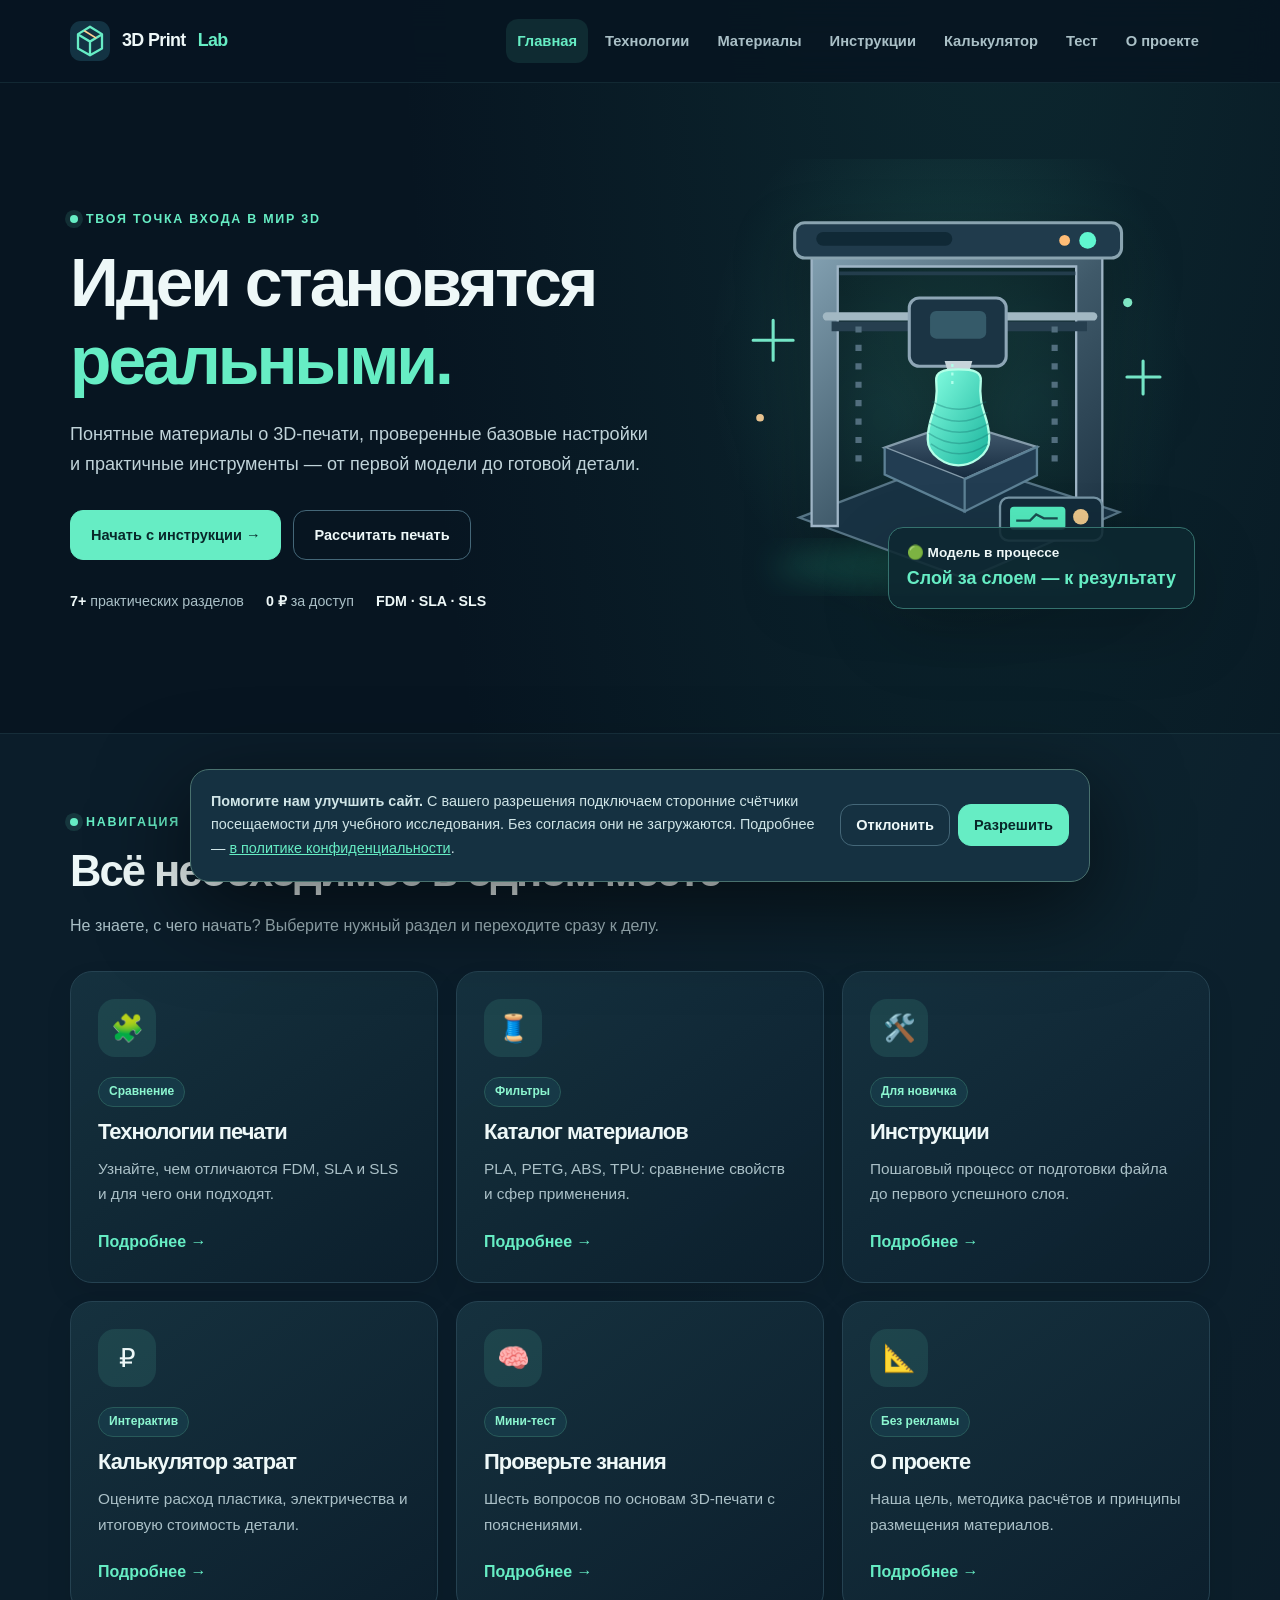
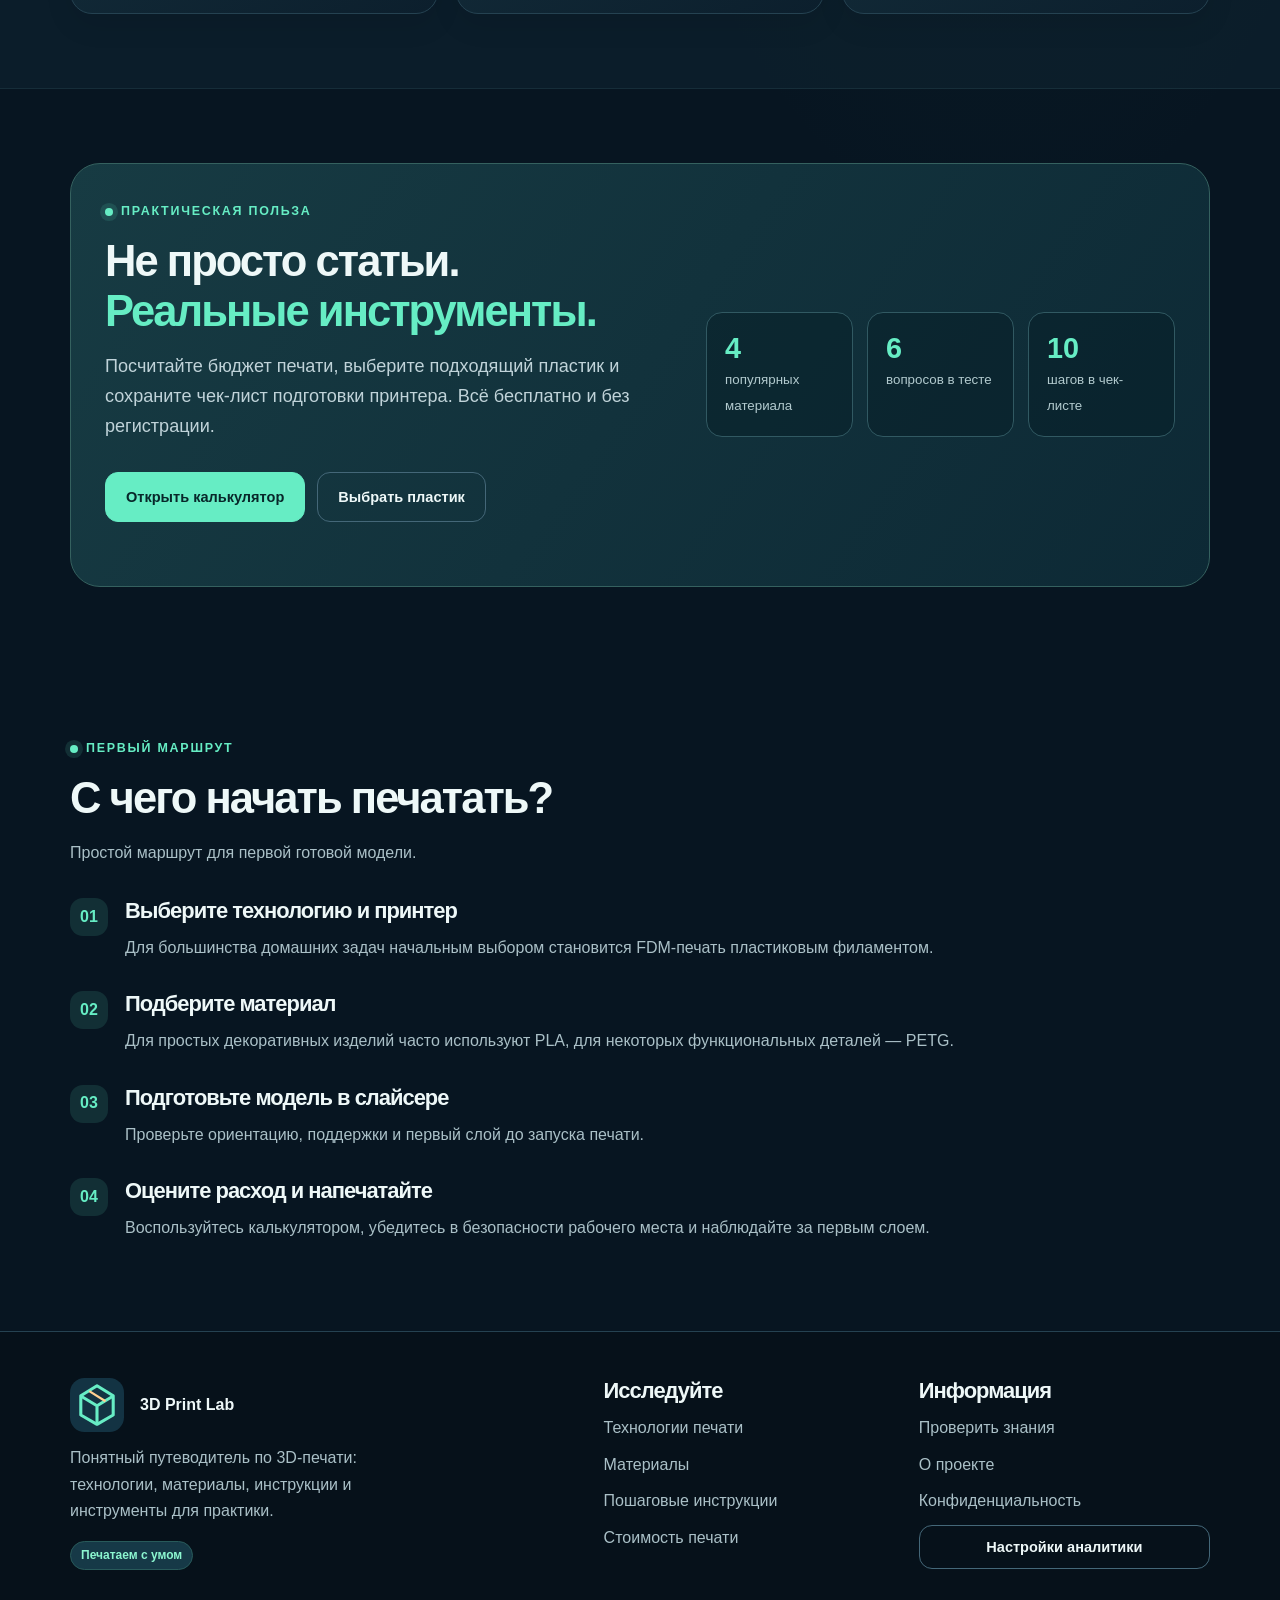
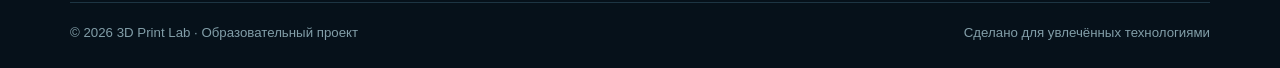
<file: index.html>
<!DOCTYPE html>
<html lang="ru">
<head>
<script src="./assets/js/mytracker-head.js"></script>
<meta charset="UTF-8"><meta name="viewport" content="width=device-width,initial-scale=1">
<meta name="theme-color" content="#071521"><meta name="description" content="3D Print Lab — современные инструкции по 3D-печати, сравнение материалов и калькулятор стоимости.">
<meta property="og:type" content="website"><meta property="og:title" content="3D-печать без сложных терминов — 3D Print Lab">
<meta property="og:description" content="3D Print Lab — современные инструкции по 3D-печати, сравнение материалов и калькулятор стоимости."><meta property="og:image" content="./assets/img/og-card.svg">
<title>3D-печать без сложных терминов — 3D Print Lab</title><link rel="icon" href="./assets/img/logo.svg" type="image/svg+xml"><link rel="stylesheet" href="./assets/css/style.css">
</head><body>
<a class="skip-link" href="#content">Перейти к содержимому</a>
<header class="site-header"><div class="container header-inner"><a class="brand" href="./index.html"><img src="./assets/img/logo.svg" alt="" width="40" height="40">3D Print <em>Lab</em></a><button id="nav-toggle" class="nav-toggle" aria-expanded="false" aria-controls="site-nav" aria-label="Открыть меню">☰</button><nav id="site-nav" class="nav" aria-label="Основная навигация"><a href="./index.html" aria-current="page">Главная</a><a href="./technologies.html">Технологии</a><a href="./materials.html">Материалы</a><a href="./guides.html">Инструкции</a><a href="./calculator.html">Калькулятор</a><a href="./quiz.html">Тест</a><a href="./about.html">О проекте</a></nav></div></header>
<main id="content"><section class="hero"><div class="container hero-grid"><div><p class="eyebrow">Твоя точка входа в мир 3D</p><h1>Идеи становятся <span class="gradient-text">реальными.</span></h1><p class="lead">Понятные материалы о 3D-печати, проверенные базовые настройки и практичные инструменты — от первой модели до готовой детали.</p><div class="actions"><a href="./guides.html" class="btn" data-track="hero_guide_click">Начать с инструкции →</a><a href="./calculator.html" class="btn secondary" data-track="hero_calculator_click">Рассчитать печать</a></div><div class="meta-row"><span><b>7+</b> практических разделов</span><span><b>0 ₽</b> за доступ</span><span><b>FDM · SLA · SLS</b></span></div></div><div class="hero-visual"><img src="./assets/img/printer.svg" width="680" height="590" alt="Схематичный FDM-принтер печатает деталь слой за слоем"><div class="floating-note">🟢 Модель в процессе<span>Слой за слоем — к результату</span></div></div></div></section><section class="section dark"><div class="container"><div class="section-header"><p class="eyebrow">Навигация</p><h2>Всё необходимое в одном месте</h2><p>Не знаете, с чего начать? Выберите нужный раздел и переходите сразу к делу.</p></div><div class="cards"><article class="card" ><div class="card-icon" aria-hidden="true">🧩</div><span class="card-tag">Сравнение</span><h3 style="margin-top:12px">Технологии печати</h3><p>Узнайте, чем отличаются FDM, SLA и SLS и для чего они подходят.</p><a class="card-link" href="./technologies.html" data-track="card_navigation">Подробнее →</a></article><article class="card" ><div class="card-icon" aria-hidden="true">🧵</div><span class="card-tag">Фильтры</span><h3 style="margin-top:12px">Каталог материалов</h3><p>PLA, PETG, ABS, TPU: сравнение свойств и сфер применения.</p><a class="card-link" href="./materials.html" data-track="card_navigation">Подробнее →</a></article><article class="card" ><div class="card-icon" aria-hidden="true">🛠️</div><span class="card-tag">Для новичка</span><h3 style="margin-top:12px">Инструкции</h3><p>Пошаговый процесс от подготовки файла до первого успешного слоя.</p><a class="card-link" href="./guides.html" data-track="card_navigation">Подробнее →</a></article><article class="card" ><div class="card-icon" aria-hidden="true">₽</div><span class="card-tag">Интерактив</span><h3 style="margin-top:12px">Калькулятор затрат</h3><p>Оцените расход пластика, электричества и итоговую стоимость детали.</p><a class="card-link" href="./calculator.html" data-track="card_navigation">Подробнее →</a></article><article class="card" ><div class="card-icon" aria-hidden="true">🧠</div><span class="card-tag">Мини-тест</span><h3 style="margin-top:12px">Проверьте знания</h3><p>Шесть вопросов по основам 3D-печати с пояснениями.</p><a class="card-link" href="./quiz.html" data-track="card_navigation">Подробнее →</a></article><article class="card" ><div class="card-icon" aria-hidden="true">📐</div><span class="card-tag">Без рекламы</span><h3 style="margin-top:12px">О проекте</h3><p>Наша цель, методика расчётов и принципы размещения материалов.</p><a class="card-link" href="./about.html" data-track="card_navigation">Подробнее →</a></article></div></div></section><section class="section"><div class="container"><div class="feature-panel"><div><p class="eyebrow">Практическая польза</p><h2>Не просто статьи.<br><span class="gradient-text">Реальные инструменты.</span></h2><p class="lead">Посчитайте бюджет печати, выберите подходящий пластик и сохраните чек-лист подготовки принтера. Всё бесплатно и без регистрации.</p><div class="actions"><a href="./calculator.html" class="btn">Открыть калькулятор</a><a href="./materials.html" class="btn secondary">Выбрать пластик</a></div></div><div class="stats"><div class="stat"><strong>4</strong><small>популярных материала</small></div><div class="stat"><strong>6</strong><small>вопросов в тесте</small></div><div class="stat"><strong>10</strong><small>шагов в чек-листе</small></div></div></div></div></section><section class="section"><div class="container"><div class="section-header"><p class="eyebrow">Первый маршрут</p><h2>С чего начать печатать?</h2><p>Простой маршрут для первой готовой модели.</p></div><div class="timeline"><div class="timeline-item"><span class="number">01</span><div><h3>Выберите технологию и принтер</h3><p>Для большинства домашних задач начальным выбором становится FDM-печать пластиковым филаментом.</p></div></div><div class="timeline-item"><span class="number">02</span><div><h3>Подберите материал</h3><p>Для простых декоративных изделий часто используют PLA, для некоторых функциональных деталей — PETG.</p></div></div><div class="timeline-item"><span class="number">03</span><div><h3>Подготовьте модель в слайсере</h3><p>Проверьте ориентацию, поддержки и первый слой до запуска печати.</p></div></div><div class="timeline-item"><span class="number">04</span><div><h3>Оцените расход и напечатайте</h3><p>Воспользуйтесь калькулятором, убедитесь в безопасности рабочего места и наблюдайте за первым слоем.</p></div></div></div></div></section></main>
<footer class="footer"><div class="container"><div class="footer-grid"><div><div class="brand-section"><img src="./assets/img/logo.svg" alt=""><strong>3D Print Lab</strong></div><p style="max-width:340px;margin-top:13px">Понятный путеводитель по 3D-печати: технологии, материалы, инструкции и инструменты для практики.</p><span class="pill">Печатаем с умом</span></div><div><h3>Исследуйте</h3><div class="footer-links"><a href="./technologies.html">Технологии печати</a><a href="./materials.html">Материалы</a><a href="./guides.html">Пошаговые инструкции</a><a href="./calculator.html">Стоимость печати</a></div></div><div><h3>Информация</h3><div class="footer-links"><a href="./quiz.html">Проверить знания</a><a href="./about.html">О проекте</a><a href="./privacy.html">Конфиденциальность</a><button type="button" data-open-consent class="btn secondary small">Настройки аналитики</button></div></div></div><div id="analytics-counter-slot" aria-label="Счётчики посещаемости"></div><div class="copyright"><span>© 2026 3D Print Lab · Образовательный проект</span><span>Сделано для увлечённых технологиями</span></div></div></footer>
<div class="consent-banner" id="consent-banner" role="region" aria-label="Согласие на аналитику" hidden><p><strong>Помогите нам улучшить сайт.</strong> С вашего разрешения подключаем сторонние счётчики посещаемости для учебного исследования. Без согласия они не загружаются. Подробнее — <a href="./privacy.html">в политике конфиденциальности</a>.</p><div class="consent-actions"><button type="button" class="btn secondary small" data-consent="declined">Отклонить</button><button type="button" class="btn small" id="consent-accept" data-consent="accepted">Разрешить</button></div></div>
<script src="./integrations/mytracker-config.js" defer></script><script src="./assets/js/analytics.js" defer></script><script src="./assets/js/main.js" defer></script>
</body></html>
</file>
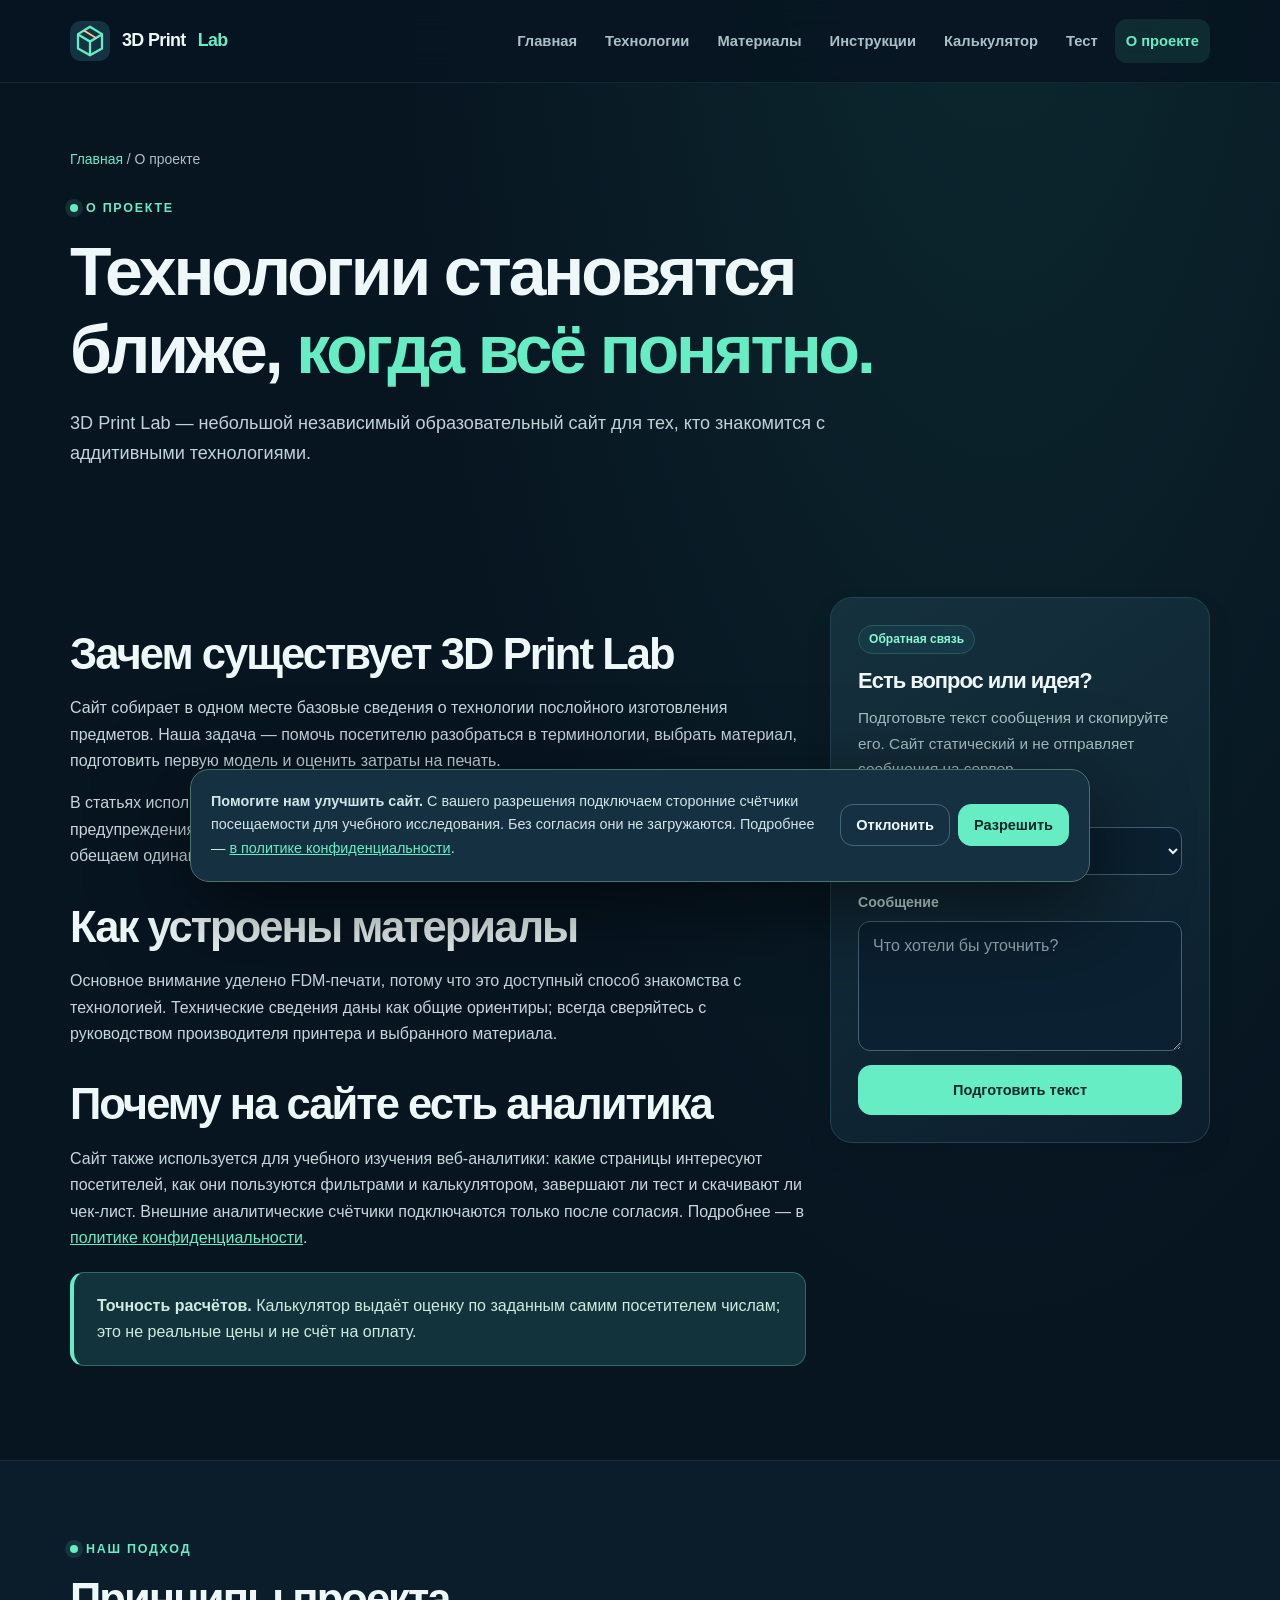
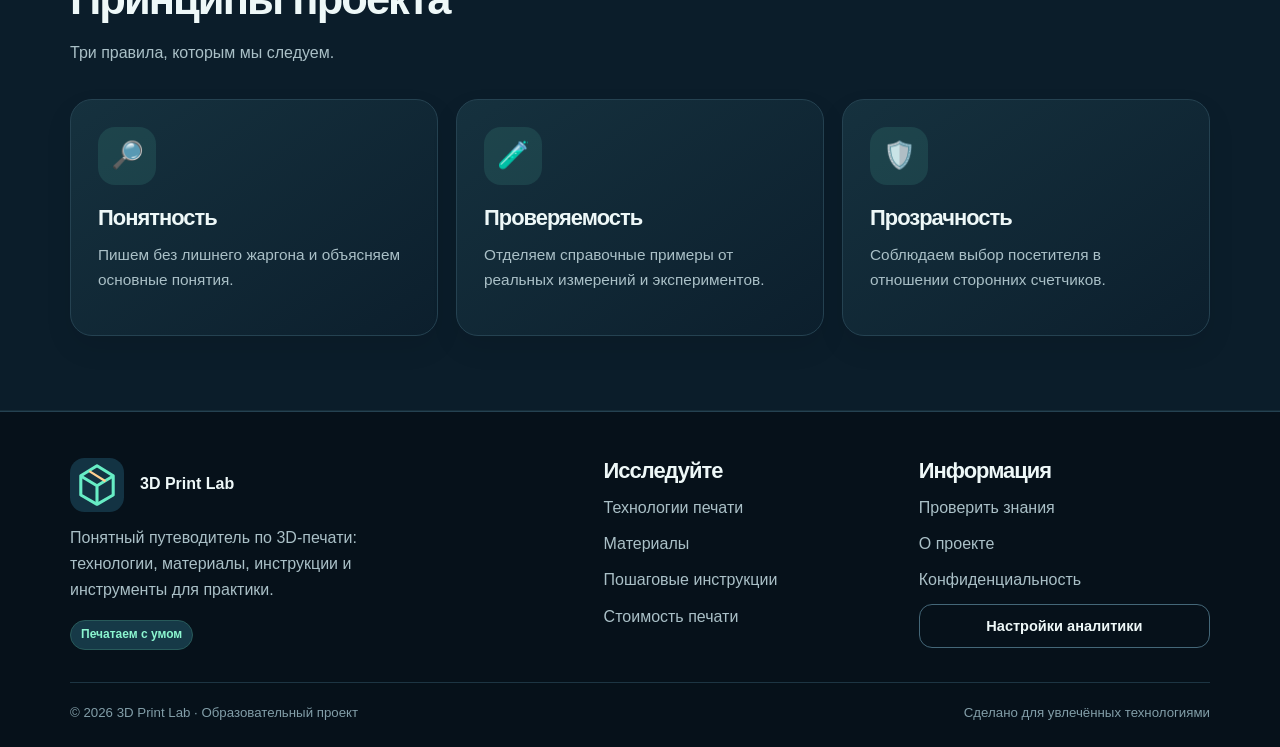
<file: about.html>
<!DOCTYPE html>
<html lang="ru">
<head>
<script src="./assets/js/mytracker-head.js"></script>
<meta charset="UTF-8"><meta name="viewport" content="width=device-width,initial-scale=1">
<meta name="theme-color" content="#071521"><meta name="description" content="О сайте 3D Print Lab, принципах образовательного проекта и конфиденциальности.">
<meta property="og:type" content="website"><meta property="og:title" content="О проекте — 3D Print Lab">
<meta property="og:description" content="О сайте 3D Print Lab, принципах образовательного проекта и конфиденциальности."><meta property="og:image" content="./assets/img/og-card.svg">
<title>О проекте — 3D Print Lab</title><link rel="icon" href="./assets/img/logo.svg" type="image/svg+xml"><link rel="stylesheet" href="./assets/css/style.css">
</head><body>
<a class="skip-link" href="#content">Перейти к содержимому</a>
<header class="site-header"><div class="container header-inner"><a class="brand" href="./index.html"><img src="./assets/img/logo.svg" alt="" width="40" height="40">3D Print <em>Lab</em></a><button id="nav-toggle" class="nav-toggle" aria-expanded="false" aria-controls="site-nav" aria-label="Открыть меню">☰</button><nav id="site-nav" class="nav" aria-label="Основная навигация"><a href="./index.html">Главная</a><a href="./technologies.html">Технологии</a><a href="./materials.html">Материалы</a><a href="./guides.html">Инструкции</a><a href="./calculator.html">Калькулятор</a><a href="./quiz.html">Тест</a><a href="./about.html" aria-current="page">О проекте</a></nav></div></header>
<main id="content"><section class="page-hero"><div class="container"><div class="breadcrumbs"><a href="./index.html">Главная</a> / О проекте</div><span class="eyebrow">О проекте</span><h1>Технологии становятся ближе, <span class="gradient-text">когда всё понятно.</span></h1><p class="lead">3D Print Lab — небольшой независимый образовательный сайт для тех, кто знакомится с аддитивными технологиями.</p></div></section><section class="section"><div class="container"><div class="content-grid"><article class="prose"><h2>Зачем существует 3D Print Lab</h2><p>Сайт собирает в одном месте базовые сведения о технологии послойного изготовления предметов. Наша задача — помочь посетителю разобраться в терминологии, выбрать материал, подготовить первую модель и оценить затраты на печать.</p><p>В статьях используется практический подход: краткое объяснение, конкретные примеры, предупреждения об ограничениях и ссылки на инструменты. Мы не продаём принтеры и не обещаем одинаковый результат для любого оборудования.</p><h2>Как устроены материалы</h2><p>Основное внимание уделено FDM-печати, потому что это доступный способ знакомства с технологией. Технические сведения даны как общие ориентиры; всегда сверяйтесь с руководством производителя принтера и выбранного материала.</p><h2>Почему на сайте есть аналитика</h2><p>Сайт также используется для учебного изучения веб-аналитики: какие страницы интересуют посетителей, как они пользуются фильтрами и калькулятором, завершают ли тест и скачивают ли чек-лист. Внешние аналитические счётчики подключаются только после согласия. Подробнее — в <a href="./privacy.html">политике конфиденциальности</a>.</p><div class="callout"><strong>Точность расчётов.</strong> Калькулятор выдаёт оценку по заданным самим посетителем числам; это не реальные цены и не счёт на оплату.</div></article><aside class="side-panel"><div class="card"><span class="card-tag">Обратная связь</span><h3 style="margin-top:14px">Есть вопрос или идея?</h3><p>Подготовьте текст сообщения и скопируйте его. Сайт статический и не отправляет сообщения на сервер.</p><form id="contact-form"><label class="field-label" for="contact-topic">Тема</label><select class="field" id="contact-topic" name="topic"><option value="Вопрос по статье">Вопрос по статье</option><option value="Предложение по сайту">Предложение по сайту</option><option value="Ошибка в материале">Ошибка в материале</option></select><label class="field-label" style="margin-top:16px" for="contact-message">Сообщение</label><textarea id="contact-message" name="message" class="field" rows="4" required minlength="5" maxlength="1500" placeholder="Что хотели бы уточнить?"></textarea><button type="submit" class="btn" style="width:100%;margin-top:14px">Подготовить текст</button></form><div id="contact-result" class="notice" aria-live="polite" hidden style="margin-top:16px"></div></div></aside></div></div></section><section class="section dark"><div class="container"><div class="section-header"><p class="eyebrow">Наш подход</p><h2>Принципы проекта</h2><p>Три правила, которым мы следуем.</p></div><div class="cards"><article class="card" ><div class="card-icon" aria-hidden="true">🔎</div><h3 style="margin-top:12px">Понятность</h3><p>Пишем без лишнего жаргона и объясняем основные понятия.</p></article><article class="card" ><div class="card-icon" aria-hidden="true">🧪</div><h3 style="margin-top:12px">Проверяемость</h3><p>Отделяем справочные примеры от реальных измерений и экспериментов.</p></article><article class="card" ><div class="card-icon" aria-hidden="true">🛡️</div><h3 style="margin-top:12px">Прозрачность</h3><p>Соблюдаем выбор посетителя в отношении сторонних счетчиков.</p></article></div></div></section></main>
<footer class="footer"><div class="container"><div class="footer-grid"><div><div class="brand-section"><img src="./assets/img/logo.svg" alt=""><strong>3D Print Lab</strong></div><p style="max-width:340px;margin-top:13px">Понятный путеводитель по 3D-печати: технологии, материалы, инструкции и инструменты для практики.</p><span class="pill">Печатаем с умом</span></div><div><h3>Исследуйте</h3><div class="footer-links"><a href="./technologies.html">Технологии печати</a><a href="./materials.html">Материалы</a><a href="./guides.html">Пошаговые инструкции</a><a href="./calculator.html">Стоимость печати</a></div></div><div><h3>Информация</h3><div class="footer-links"><a href="./quiz.html">Проверить знания</a><a href="./about.html">О проекте</a><a href="./privacy.html">Конфиденциальность</a><button type="button" data-open-consent class="btn secondary small">Настройки аналитики</button></div></div></div><div id="analytics-counter-slot" aria-label="Счётчики посещаемости"></div><div class="copyright"><span>© 2026 3D Print Lab · Образовательный проект</span><span>Сделано для увлечённых технологиями</span></div></div></footer>
<div class="consent-banner" id="consent-banner" role="region" aria-label="Согласие на аналитику" hidden><p><strong>Помогите нам улучшить сайт.</strong> С вашего разрешения подключаем сторонние счётчики посещаемости для учебного исследования. Без согласия они не загружаются. Подробнее — <a href="./privacy.html">в политике конфиденциальности</a>.</p><div class="consent-actions"><button type="button" class="btn secondary small" data-consent="declined">Отклонить</button><button type="button" class="btn small" id="consent-accept" data-consent="accepted">Разрешить</button></div></div>
<script src="./integrations/mytracker-config.js" defer></script><script src="./assets/js/analytics.js" defer></script><script src="./assets/js/main.js" defer></script>
</body></html>
</file>
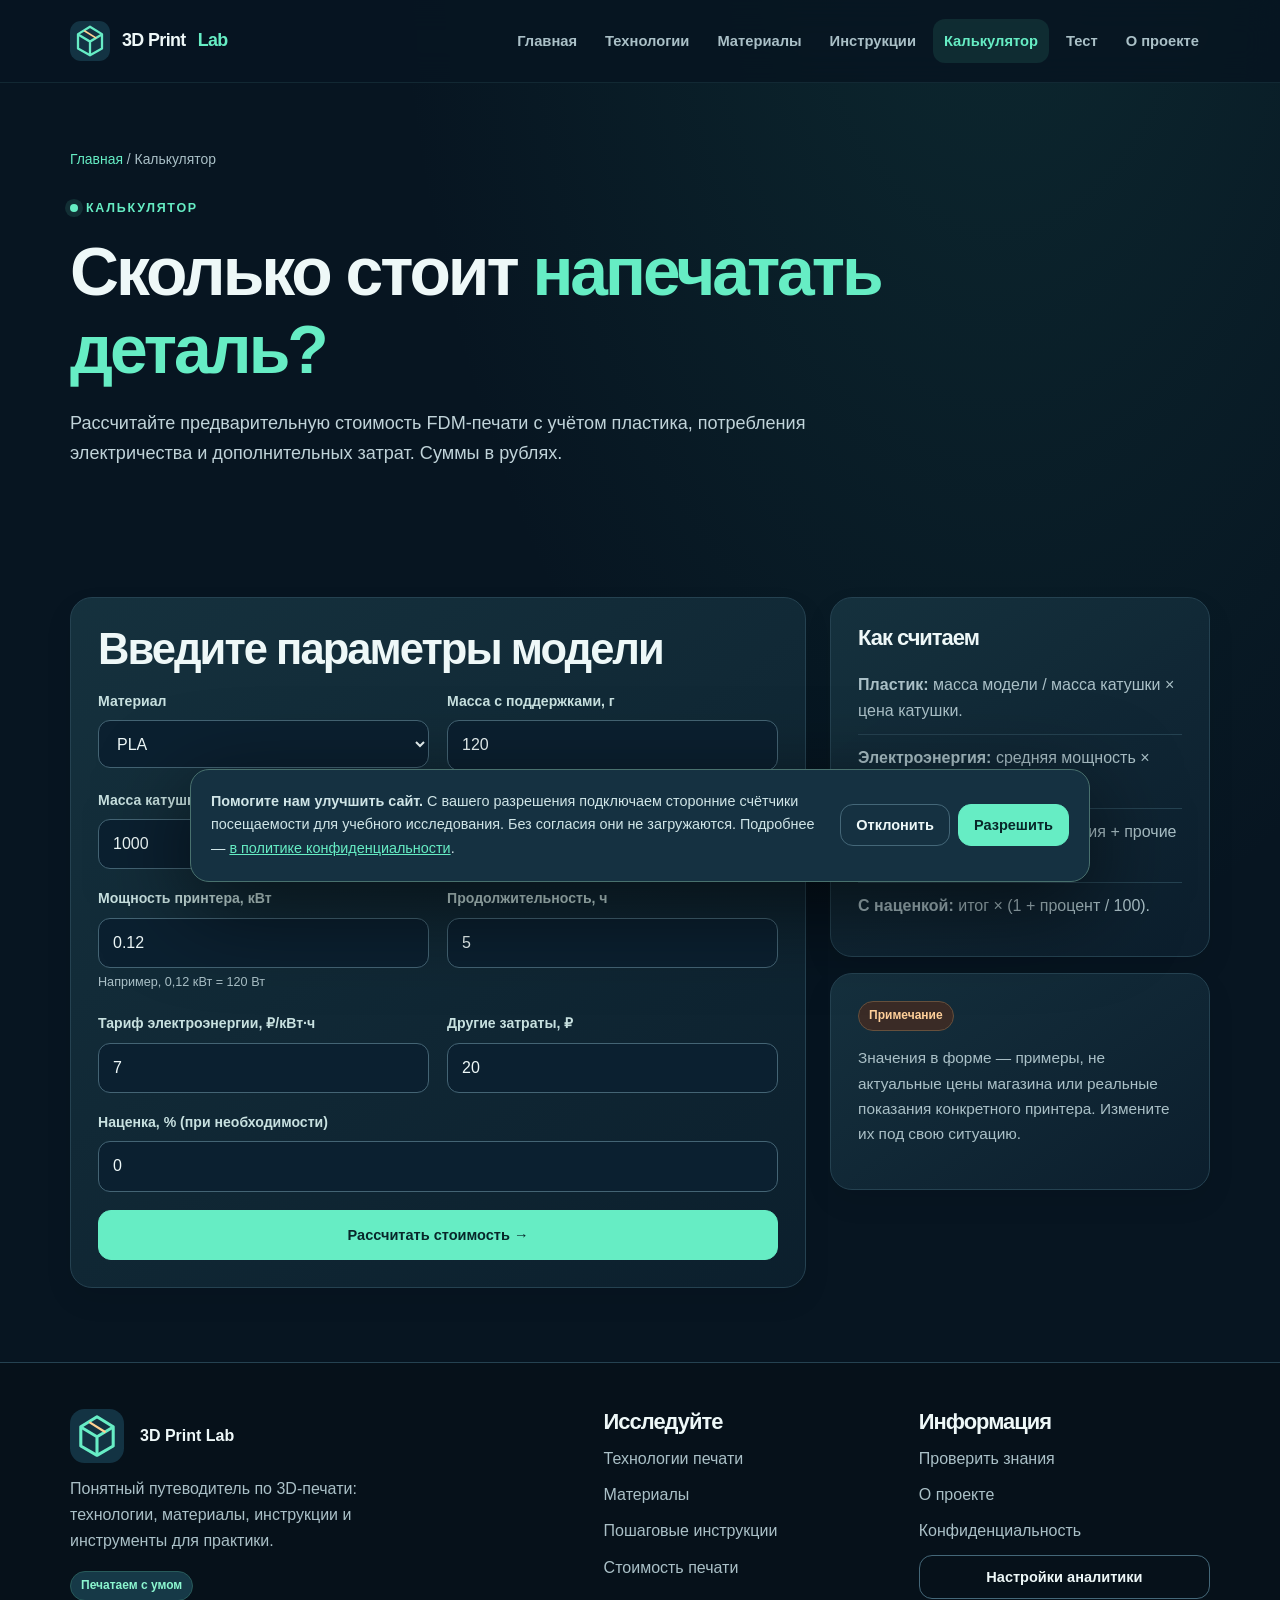
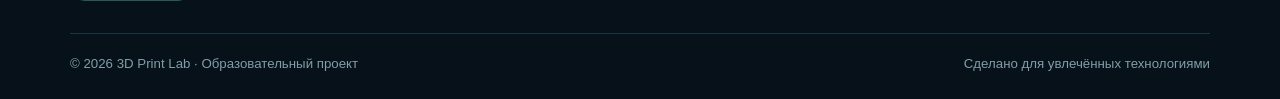
<file: calculator.html>
<!DOCTYPE html>
<html lang="ru">
<head>
<script src="./assets/js/mytracker-head.js"></script>
<meta charset="UTF-8"><meta name="viewport" content="width=device-width,initial-scale=1">
<meta name="theme-color" content="#071521"><meta name="description" content="Рассчитать себестоимость 3D-печати: филамент, электричество, наценка. Онлайн калькулятор в рублях.">
<meta property="og:type" content="website"><meta property="og:title" content="Калькулятор стоимости 3D-печати — 3D Print Lab">
<meta property="og:description" content="Рассчитать себестоимость 3D-печати: филамент, электричество, наценка. Онлайн калькулятор в рублях."><meta property="og:image" content="./assets/img/og-card.svg">
<title>Калькулятор стоимости 3D-печати — 3D Print Lab</title><link rel="icon" href="./assets/img/logo.svg" type="image/svg+xml"><link rel="stylesheet" href="./assets/css/style.css">
</head><body>
<a class="skip-link" href="#content">Перейти к содержимому</a>
<header class="site-header"><div class="container header-inner"><a class="brand" href="./index.html"><img src="./assets/img/logo.svg" alt="" width="40" height="40">3D Print <em>Lab</em></a><button id="nav-toggle" class="nav-toggle" aria-expanded="false" aria-controls="site-nav" aria-label="Открыть меню">☰</button><nav id="site-nav" class="nav" aria-label="Основная навигация"><a href="./index.html">Главная</a><a href="./technologies.html">Технологии</a><a href="./materials.html">Материалы</a><a href="./guides.html">Инструкции</a><a href="./calculator.html" aria-current="page">Калькулятор</a><a href="./quiz.html">Тест</a><a href="./about.html">О проекте</a></nav></div></header>
<main id="content"><section class="page-hero"><div class="container"><div class="breadcrumbs"><a href="./index.html">Главная</a> / Калькулятор</div><span class="eyebrow">Калькулятор</span><h1>Сколько стоит <span class="gradient-text">напечатать деталь?</span></h1><p class="lead">Рассчитайте предварительную стоимость FDM-печати с учётом пластика, потребления электричества и дополнительных затрат. Суммы в рублях.</p></div></section><section class="section"><div class="container"><div class="content-grid"><div><div class="card"><h2>Введите параметры модели</h2><form id="calculator-form"><div class="form-grid"><div><label class="field-label" for="c-material">Материал</label><select id="c-material" name="material" class="field"><option value="pla">PLA</option><option value="petg">PETG</option><option value="abs">ABS</option><option value="tpu">TPU</option></select></div><div><label class="field-label" for="c-mass">Масса с поддержками, г</label><input id="c-mass" name="mass" class="field" type="number" min="0.1" step="0.1" value="120" required></div><div><label class="field-label" for="c-spool">Масса катушки, г</label><input id="c-spool" name="spool" class="field" type="number" min="1" value="1000" required></div><div><label class="field-label" for="c-price">Цена катушки, ₽</label><input id="c-price" name="price" class="field" type="number" min="0" step="1" value="1500" required></div><div><label class="field-label" for="c-energy">Мощность принтера, кВт</label><input id="c-energy" name="energy" class="field" type="number" min="0" max="5" step="0.01" value="0.12" required><small class="field-help">Например, 0,12 кВт = 120 Вт</small></div><div><label class="field-label" for="c-hours">Продолжительность, ч</label><input id="c-hours" name="hours" class="field" type="number" min="0" step="0.1" value="5" required></div><div><label class="field-label" for="c-electricity">Тариф электроэнергии, ₽/кВт·ч</label><input id="c-electricity" name="electricity" class="field" type="number" min="0" step="0.01" value="7" required></div><div><label class="field-label" for="c-extra">Другие затраты, ₽</label><input id="c-extra" name="extra" class="field" type="number" min="0" step="1" value="20" required></div><div class="wide"><label class="field-label" for="c-margin">Наценка, % (при необходимости)</label><input id="c-margin" name="margin" class="field" type="number" min="0" max="500" step="1" value="0" required></div><div class="wide"><button type="submit" class="btn" style="width:100%">Рассчитать стоимость →</button></div></div></form><p id="calculator-error" role="alert" hidden style="color:#ffd09a;margin-top:18px">Проверьте числовые значения: масса и размер катушки должны быть больше нуля; наценка — от 0 до 500 %.</p></div><div class="result" id="calculator-result" hidden aria-live="polite"><span class="card-tag">Предварительная оценка</span><p style="margin:15px 0 0">Итоговая стоимость</p><strong class="big" id="result-total">—</strong><div class="kpi-grid"><div class="kpi"><small>Пластик</small><strong id="result-plastic">—</strong></div><div class="kpi"><small>Электроэнергия</small><strong id="result-power">—</strong></div><div class="kpi"><small>Прочие затраты</small><strong id="result-other">—</strong></div></div><p>Себестоимость без наценки: <strong id="result-base">—</strong></p><p class="notice">Не является коммерческим предложением. Реальные расходы зависят от времени разогрева, брака, износа оборудования и других факторов.</p></div></div><aside class="side-panel"><div class="card"><h3>Как считаем</h3><ul class="list-clean"><li><strong>Пластик:</strong> масса модели / масса катушки × цена катушки.</li><li><strong>Электроэнергия:</strong> средняя мощность × часы × тариф.</li><li><strong>Итого:</strong> пластик + электроэнергия + прочие затраты.</li><li><strong>С наценкой:</strong> итог × (1 + процент / 100).</li></ul></div><div class="card"><span class="card-tag orange">Примечание</span><p style="margin-top:14px">Значения в форме — примеры, не актуальные цены магазина или реальные показания конкретного принтера. Измените их под свою ситуацию.</p></div></aside></div></div></section></main>
<footer class="footer"><div class="container"><div class="footer-grid"><div><div class="brand-section"><img src="./assets/img/logo.svg" alt=""><strong>3D Print Lab</strong></div><p style="max-width:340px;margin-top:13px">Понятный путеводитель по 3D-печати: технологии, материалы, инструкции и инструменты для практики.</p><span class="pill">Печатаем с умом</span></div><div><h3>Исследуйте</h3><div class="footer-links"><a href="./technologies.html">Технологии печати</a><a href="./materials.html">Материалы</a><a href="./guides.html">Пошаговые инструкции</a><a href="./calculator.html">Стоимость печати</a></div></div><div><h3>Информация</h3><div class="footer-links"><a href="./quiz.html">Проверить знания</a><a href="./about.html">О проекте</a><a href="./privacy.html">Конфиденциальность</a><button type="button" data-open-consent class="btn secondary small">Настройки аналитики</button></div></div></div><div id="analytics-counter-slot" aria-label="Счётчики посещаемости"></div><div class="copyright"><span>© 2026 3D Print Lab · Образовательный проект</span><span>Сделано для увлечённых технологиями</span></div></div></footer>
<div class="consent-banner" id="consent-banner" role="region" aria-label="Согласие на аналитику" hidden><p><strong>Помогите нам улучшить сайт.</strong> С вашего разрешения подключаем сторонние счётчики посещаемости для учебного исследования. Без согласия они не загружаются. Подробнее — <a href="./privacy.html">в политике конфиденциальности</a>.</p><div class="consent-actions"><button type="button" class="btn secondary small" data-consent="declined">Отклонить</button><button type="button" class="btn small" id="consent-accept" data-consent="accepted">Разрешить</button></div></div>
<script src="./integrations/mytracker-config.js" defer></script><script src="./assets/js/analytics.js" defer></script><script src="./assets/js/main.js" defer></script>
</body></html>
</file>
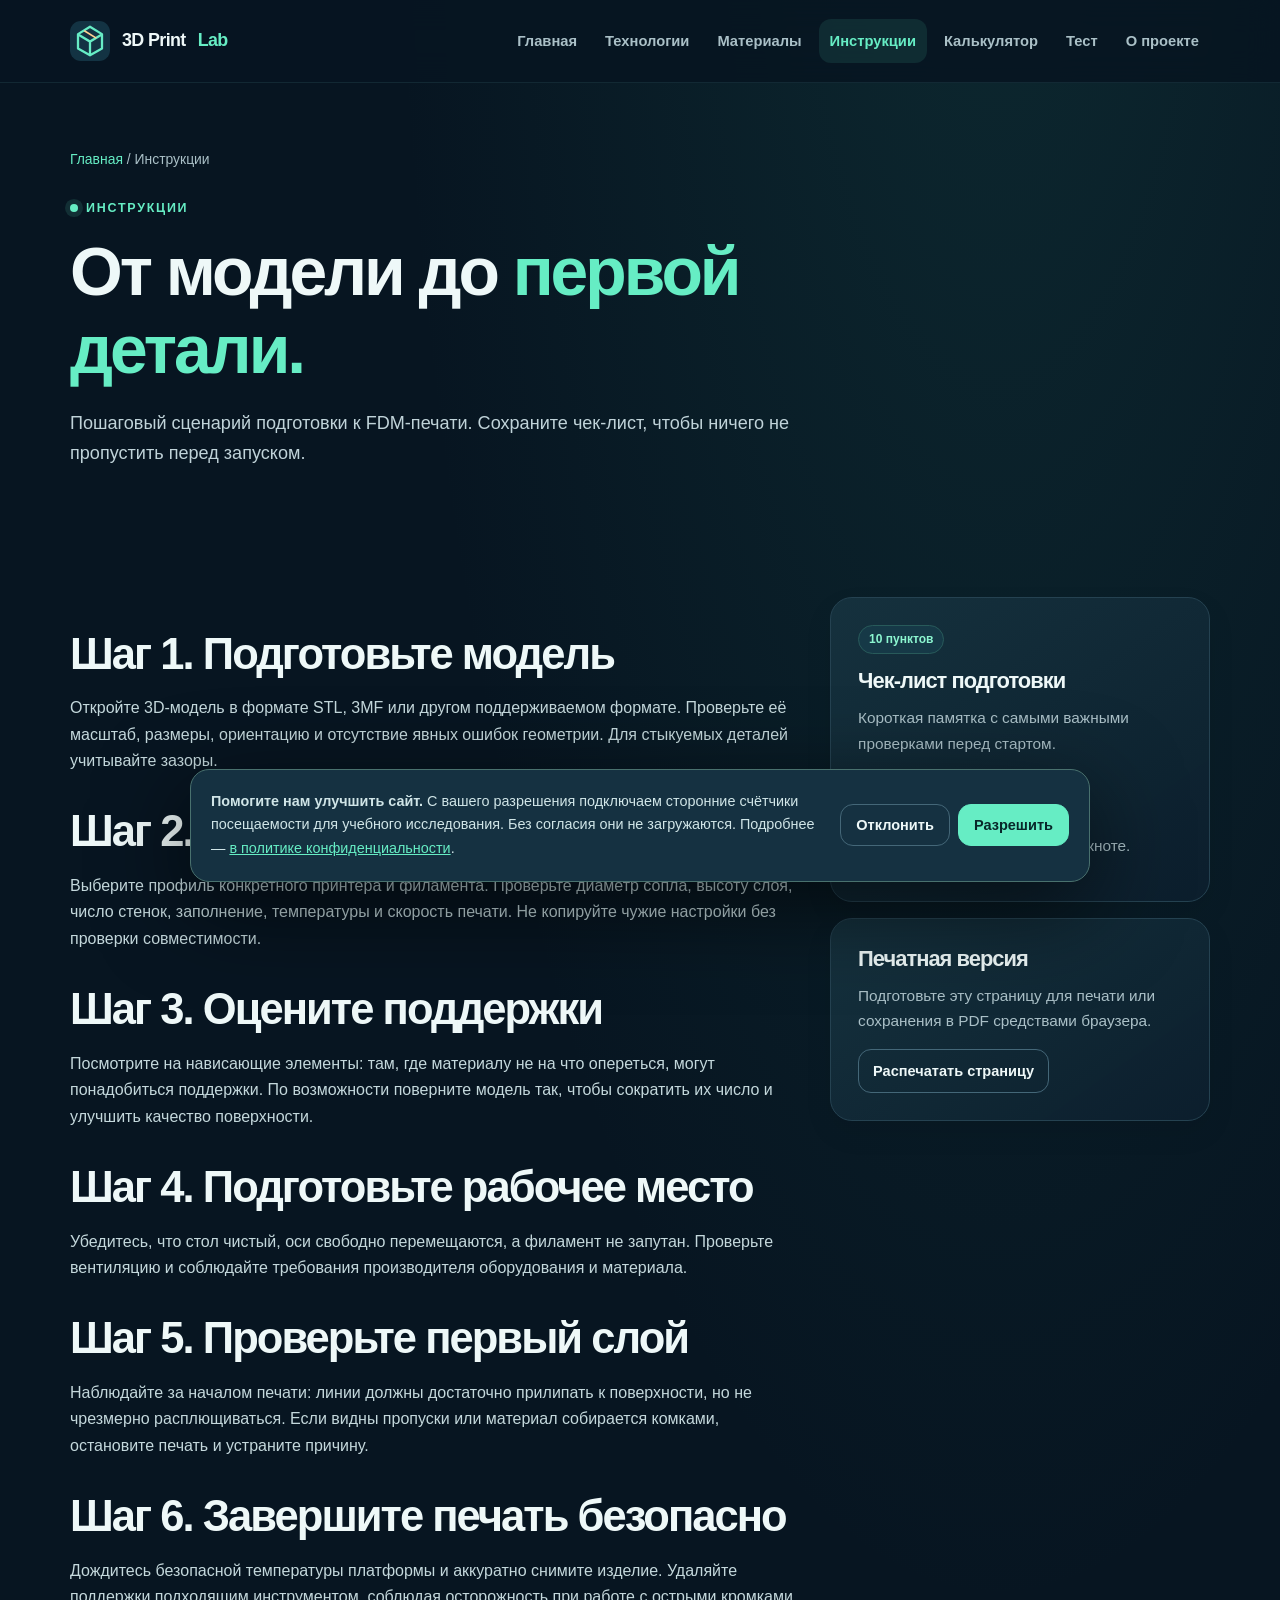
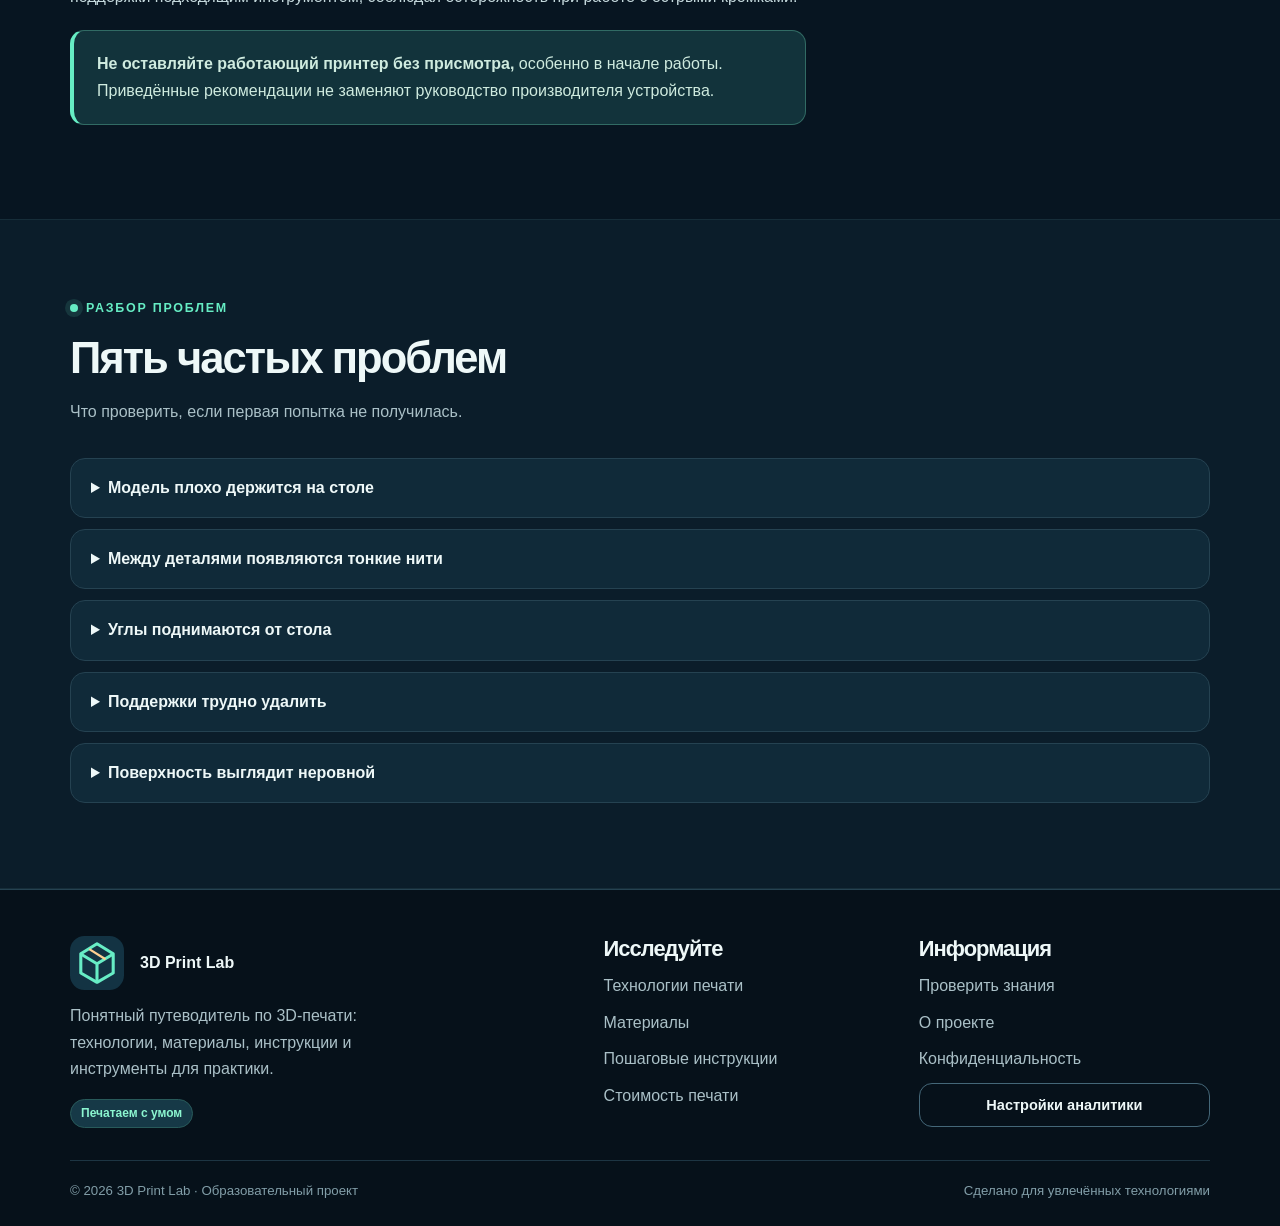
<file: guides.html>
<!DOCTYPE html>
<html lang="ru">
<head>
<script src="./assets/js/mytracker-head.js"></script>
<meta charset="UTF-8"><meta name="viewport" content="width=device-width,initial-scale=1">
<meta name="theme-color" content="#071521"><meta name="description" content="Шесть шагов подготовки 3D-принтера, решение типичных проблем и бесплатный чек-лист.">
<meta property="og:type" content="website"><meta property="og:title" content="Пошаговая инструкция FDM-печати — 3D Print Lab">
<meta property="og:description" content="Шесть шагов подготовки 3D-принтера, решение типичных проблем и бесплатный чек-лист."><meta property="og:image" content="./assets/img/og-card.svg">
<title>Пошаговая инструкция FDM-печати — 3D Print Lab</title><link rel="icon" href="./assets/img/logo.svg" type="image/svg+xml"><link rel="stylesheet" href="./assets/css/style.css">
</head><body>
<a class="skip-link" href="#content">Перейти к содержимому</a>
<header class="site-header"><div class="container header-inner"><a class="brand" href="./index.html"><img src="./assets/img/logo.svg" alt="" width="40" height="40">3D Print <em>Lab</em></a><button id="nav-toggle" class="nav-toggle" aria-expanded="false" aria-controls="site-nav" aria-label="Открыть меню">☰</button><nav id="site-nav" class="nav" aria-label="Основная навигация"><a href="./index.html">Главная</a><a href="./technologies.html">Технологии</a><a href="./materials.html">Материалы</a><a href="./guides.html" aria-current="page">Инструкции</a><a href="./calculator.html">Калькулятор</a><a href="./quiz.html">Тест</a><a href="./about.html">О проекте</a></nav></div></header>
<main id="content"><section class="page-hero"><div class="container"><div class="breadcrumbs"><a href="./index.html">Главная</a> / Инструкции</div><span class="eyebrow">Инструкции</span><h1>От модели до <span class="gradient-text">первой детали.</span></h1><p class="lead">Пошаговый сценарий подготовки к FDM-печати. Сохраните чек-лист, чтобы ничего не пропустить перед запуском.</p></div></section><section class="section"><div class="container"><div class="content-grid"><article class="prose"><h2>Шаг 1. Подготовьте модель</h2><p>Откройте 3D-модель в формате STL, 3MF или другом поддерживаемом формате. Проверьте её масштаб, размеры, ориентацию и отсутствие явных ошибок геометрии. Для стыкуемых деталей учитывайте зазоры.</p><h2>Шаг 2. Настройте слайсер</h2><p>Выберите профиль конкретного принтера и филамента. Проверьте диаметр сопла, высоту слоя, число стенок, заполнение, температуры и скорость печати. Не копируйте чужие настройки без проверки совместимости.</p><h2>Шаг 3. Оцените поддержки</h2><p>Посмотрите на нависающие элементы: там, где материалу не на что опереться, могут понадобиться поддержки. По возможности поверните модель так, чтобы сократить их число и улучшить качество поверхности.</p><h2>Шаг 4. Подготовьте рабочее место</h2><p>Убедитесь, что стол чистый, оси свободно перемещаются, а филамент не запутан. Проверьте вентиляцию и соблюдайте требования производителя оборудования и материала.</p><h2>Шаг 5. Проверьте первый слой</h2><p>Наблюдайте за началом печати: линии должны достаточно прилипать к поверхности, но не чрезмерно расплющиваться. Если видны пропуски или материал собирается комками, остановите печать и устраните причину.</p><h2>Шаг 6. Завершите печать безопасно</h2><p>Дождитесь безопасной температуры платформы и аккуратно снимите изделие. Удаляйте поддержки подходящим инструментом, соблюдая осторожность при работе с острыми кромками.</p><div class="callout"><strong>Не оставляйте работающий принтер без присмотра,</strong> особенно в начале работы. Приведённые рекомендации не заменяют руководство производителя устройства.</div></article><aside class="side-panel"><div class="card"><span class="card-tag">10 пунктов</span><h3 style="margin-top:14px">Чек-лист подготовки</h3><p>Короткая памятка с самыми важными проверками перед стартом.</p><a class="btn" href="./downloads/fdm-checklist.txt" download="3d-print-lab-checklist.txt" data-track="checklist_download">Скачать чек-лист ↓</a><p class="notice" style="margin-top:12px">Файл TXT, можно открыть в Блокноте.</p></div><div class="card"><h3>Печатная версия</h3><p>Подготовьте эту страницу для печати или сохранения в PDF средствами браузера.</p><button type="button" class="btn secondary small" data-print-guide>Распечатать страницу</button></div></aside></div></div></section><section class="section dark"><div class="container"><div class="section-header"><p class="eyebrow">Разбор проблем</p><h2>Пять частых проблем</h2><p>Что проверить, если первая попытка не получилась.</p></div><div class="faq"><details><summary>Модель плохо держится на столе</summary><p>Проверьте чистоту поверхности, высоту первого слоя, температуру стола и скорость печати первого слоя.</p></details><details><summary>Между деталями появляются тонкие нити</summary><p>Нити могут быть связаны с температурой, влажностью филамента и настройкой ретракта. Меняйте параметры постепенно.</p></details><details><summary>Углы поднимаются от стола</summary><p>Возможны температурная усадка, недостаточная адгезия или сквозняки. Рассмотрите подходящую температуру, защиту от потоков воздуха и brim.</p></details><details><summary>Поддержки трудно удалить</summary><p>Проверьте зазор между поддержками и моделью, тип поддержек и ориентацию объекта. Сначала попробуйте настройки на небольшом тесте.</p></details><details><summary>Поверхность выглядит неровной</summary><p>На качество влияют механика, скорость, поток, охлаждение, влажность пластика и калибровка принтера.</p></details></div></div></section></main>
<footer class="footer"><div class="container"><div class="footer-grid"><div><div class="brand-section"><img src="./assets/img/logo.svg" alt=""><strong>3D Print Lab</strong></div><p style="max-width:340px;margin-top:13px">Понятный путеводитель по 3D-печати: технологии, материалы, инструкции и инструменты для практики.</p><span class="pill">Печатаем с умом</span></div><div><h3>Исследуйте</h3><div class="footer-links"><a href="./technologies.html">Технологии печати</a><a href="./materials.html">Материалы</a><a href="./guides.html">Пошаговые инструкции</a><a href="./calculator.html">Стоимость печати</a></div></div><div><h3>Информация</h3><div class="footer-links"><a href="./quiz.html">Проверить знания</a><a href="./about.html">О проекте</a><a href="./privacy.html">Конфиденциальность</a><button type="button" data-open-consent class="btn secondary small">Настройки аналитики</button></div></div></div><div id="analytics-counter-slot" aria-label="Счётчики посещаемости"></div><div class="copyright"><span>© 2026 3D Print Lab · Образовательный проект</span><span>Сделано для увлечённых технологиями</span></div></div></footer>
<div class="consent-banner" id="consent-banner" role="region" aria-label="Согласие на аналитику" hidden><p><strong>Помогите нам улучшить сайт.</strong> С вашего разрешения подключаем сторонние счётчики посещаемости для учебного исследования. Без согласия они не загружаются. Подробнее — <a href="./privacy.html">в политике конфиденциальности</a>.</p><div class="consent-actions"><button type="button" class="btn secondary small" data-consent="declined">Отклонить</button><button type="button" class="btn small" id="consent-accept" data-consent="accepted">Разрешить</button></div></div>
<script src="./integrations/mytracker-config.js" defer></script><script src="./assets/js/analytics.js" defer></script><script src="./assets/js/main.js" defer></script>
</body></html>
</file>
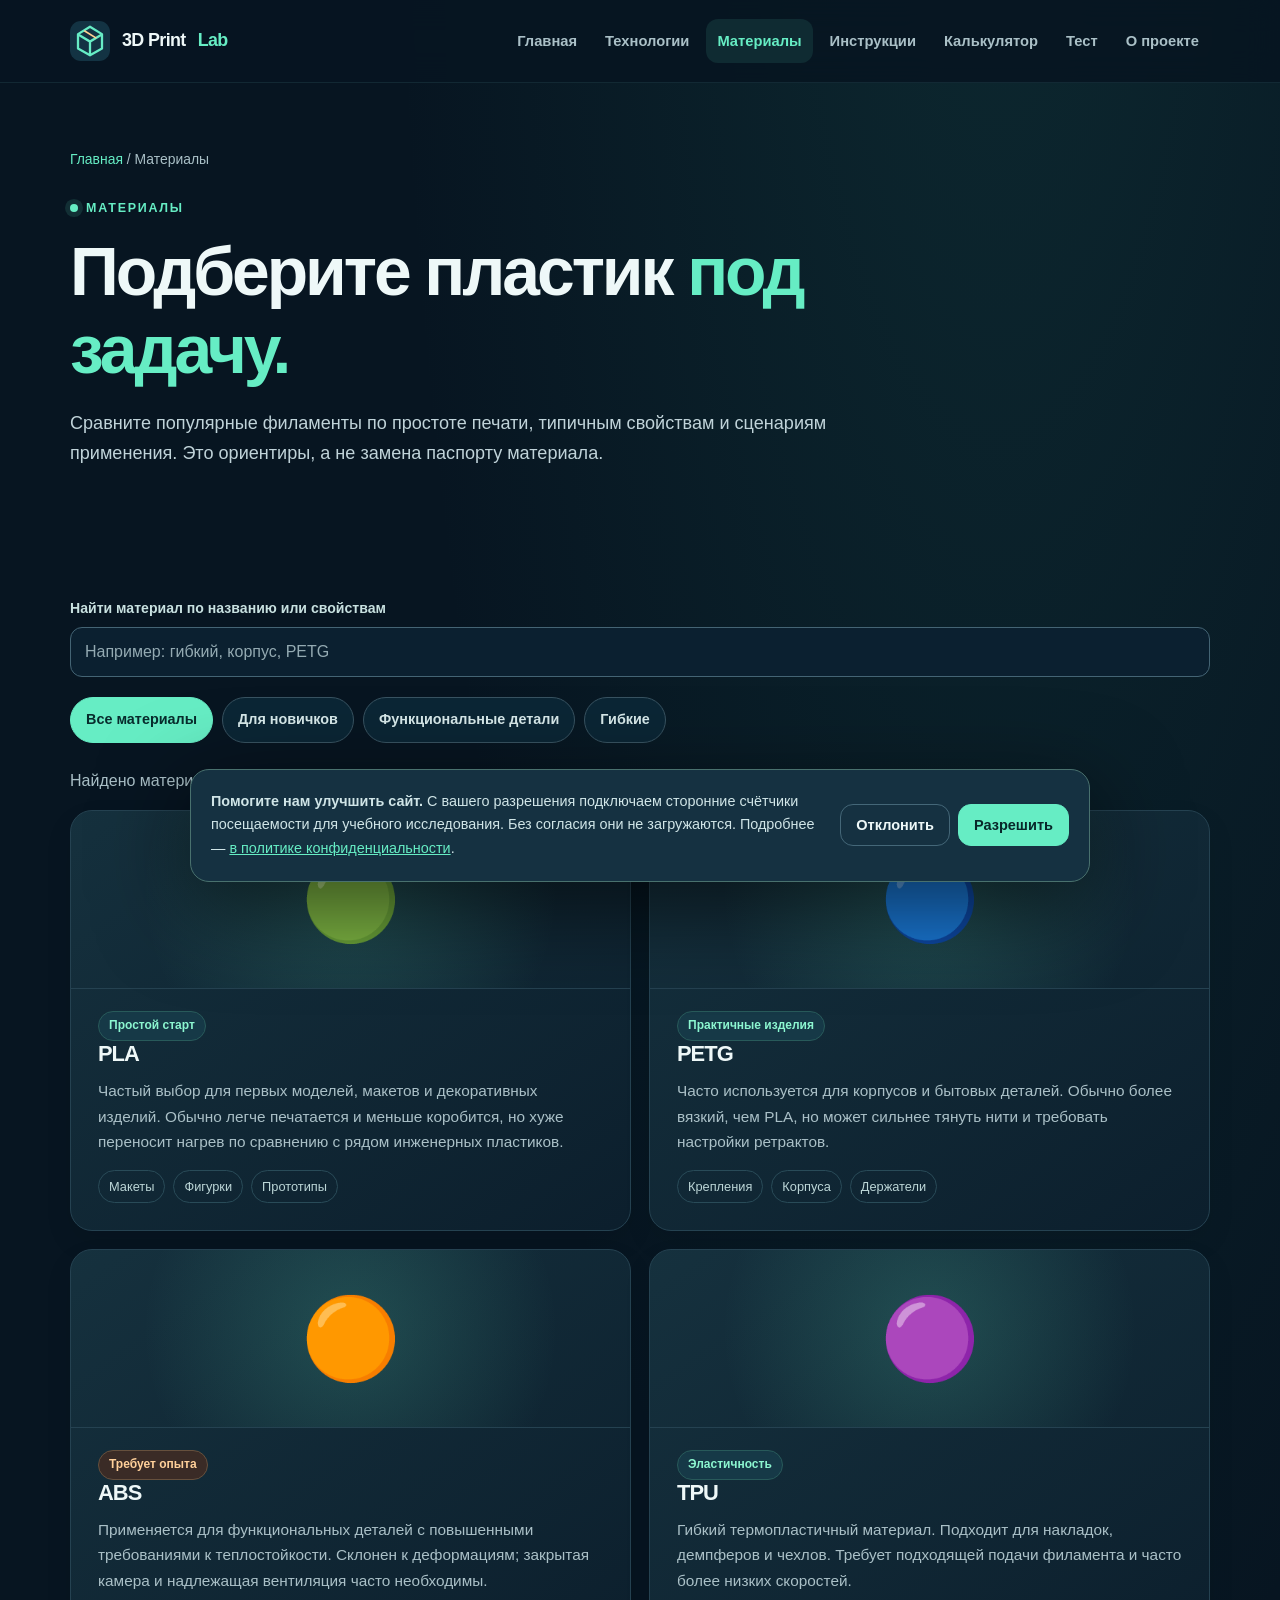
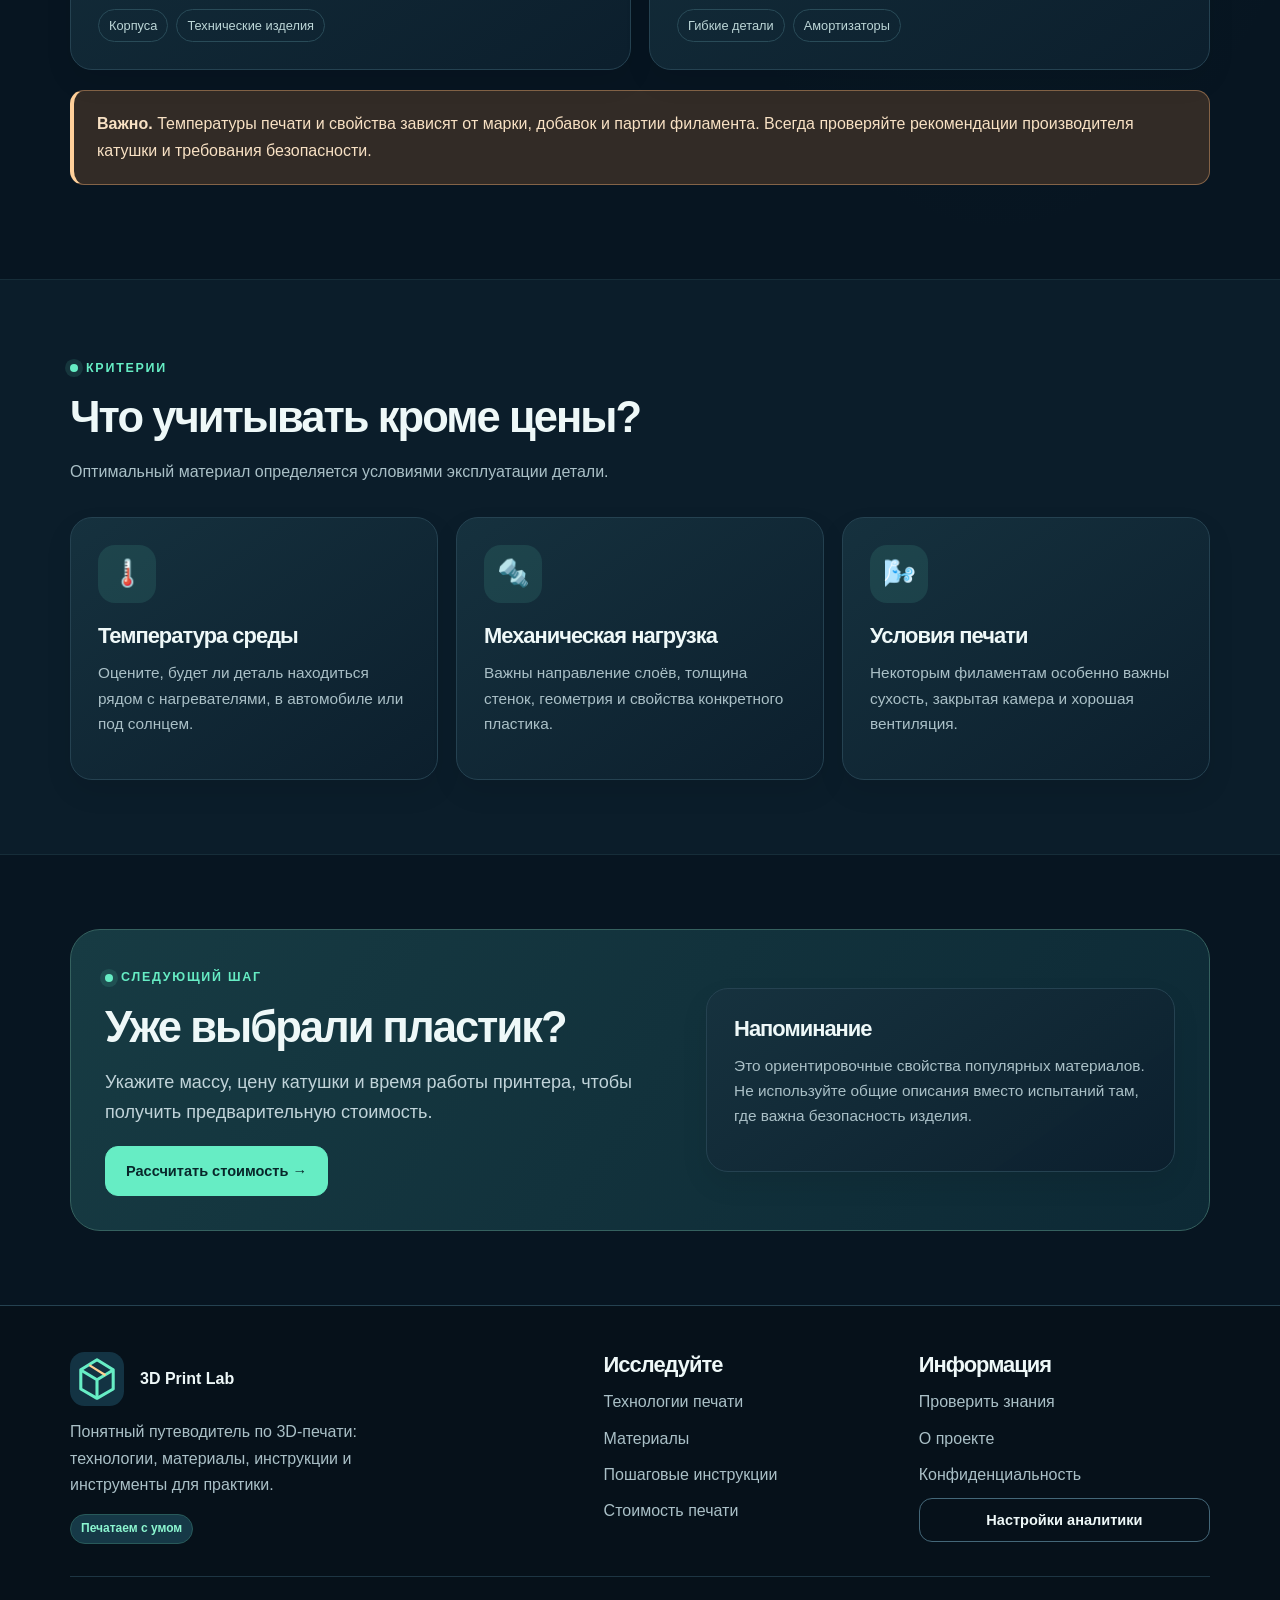
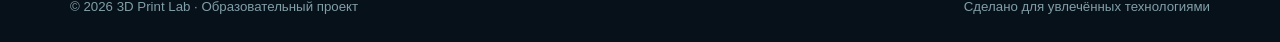
<file: materials.html>
<!DOCTYPE html>
<html lang="ru">
<head>
<script src="./assets/js/mytracker-head.js"></script>
<meta charset="UTF-8"><meta name="viewport" content="width=device-width,initial-scale=1">
<meta name="theme-color" content="#071521"><meta name="description" content="PLA, PETG, ABS, TPU: свойства, особенности 3D-печати и интерактивный подбор.">
<meta property="og:type" content="website"><meta property="og:title" content="Каталог материалов — 3D Print Lab">
<meta property="og:description" content="PLA, PETG, ABS, TPU: свойства, особенности 3D-печати и интерактивный подбор."><meta property="og:image" content="./assets/img/og-card.svg">
<title>Каталог материалов — 3D Print Lab</title><link rel="icon" href="./assets/img/logo.svg" type="image/svg+xml"><link rel="stylesheet" href="./assets/css/style.css">
</head><body>
<a class="skip-link" href="#content">Перейти к содержимому</a>
<header class="site-header"><div class="container header-inner"><a class="brand" href="./index.html"><img src="./assets/img/logo.svg" alt="" width="40" height="40">3D Print <em>Lab</em></a><button id="nav-toggle" class="nav-toggle" aria-expanded="false" aria-controls="site-nav" aria-label="Открыть меню">☰</button><nav id="site-nav" class="nav" aria-label="Основная навигация"><a href="./index.html">Главная</a><a href="./technologies.html">Технологии</a><a href="./materials.html" aria-current="page">Материалы</a><a href="./guides.html">Инструкции</a><a href="./calculator.html">Калькулятор</a><a href="./quiz.html">Тест</a><a href="./about.html">О проекте</a></nav></div></header>
<main id="content"><section class="page-hero"><div class="container"><div class="breadcrumbs"><a href="./index.html">Главная</a> / Материалы</div><span class="eyebrow">Материалы</span><h1>Подберите пластик <span class="gradient-text">под задачу.</span></h1><p class="lead">Сравните популярные филаменты по простоте печати, типичным свойствам и сценариям применения. Это ориентиры, а не замена паспорту материала.</p></div></section><section class="section"><div class="container"><div class="search-wrap"><label class="field-label" for="material-search">Найти материал по названию или свойствам</label><input id="material-search" type="search" class="field" placeholder="Например: гибкий, корпус, PETG" autocomplete="off"></div><div class="filter-bar" role="group" aria-label="Фильтр материалов"><button type="button" class="filter-btn" data-filter="all" aria-pressed="true">Все материалы</button><button type="button" class="filter-btn" data-filter="beginner" aria-pressed="false">Для новичков</button><button type="button" class="filter-btn" data-filter="functional" aria-pressed="false">Функциональные детали</button><button type="button" class="filter-btn" data-filter="flexible" aria-pressed="false">Гибкие</button></div><p id="material-count" class="muted" aria-live="polite"></p><div class="cards two" id="materials-grid"><article class="card" data-material="pla" data-category="beginner"><div class="illustration-card" aria-hidden="true">🟢</div><span class="card-tag">Простой старт</span><h3>PLA</h3><p>Частый выбор для первых моделей, макетов и декоративных изделий. Обычно легче печатается и меньше коробится, но хуже переносит нагрев по сравнению с рядом инженерных пластиков.</p><div class="chips"><span class="chip">Макеты</span><span class="chip">Фигурки</span><span class="chip">Прототипы</span></div></article><article class="card" data-material="petg" data-category="beginner functional"><div class="illustration-card" aria-hidden="true">🔵</div><span class="card-tag">Практичные изделия</span><h3>PETG</h3><p>Часто используется для корпусов и бытовых деталей. Обычно более вязкий, чем PLA, но может сильнее тянуть нити и требовать настройки ретрактов.</p><div class="chips"><span class="chip">Крепления</span><span class="chip">Корпуса</span><span class="chip">Держатели</span></div></article><article class="card" data-material="abs" data-category="functional"><div class="illustration-card" aria-hidden="true">🟠</div><span class="card-tag orange">Требует опыта</span><h3>ABS</h3><p>Применяется для функциональных деталей с повышенными требованиями к теплостойкости. Склонен к деформациям; закрытая камера и надлежащая вентиляция часто необходимы.</p><div class="chips"><span class="chip">Корпуса</span><span class="chip">Технические изделия</span></div></article><article class="card" data-material="tpu" data-category="flexible functional"><div class="illustration-card" aria-hidden="true">🟣</div><span class="card-tag">Эластичность</span><h3>TPU</h3><p>Гибкий термопластичный материал. Подходит для накладок, демпферов и чехлов. Требует подходящей подачи филамента и часто более низких скоростей.</p><div class="chips"><span class="chip">Гибкие детали</span><span class="chip">Амортизаторы</span></div></article></div><div class="empty-state" id="material-empty" hidden>По вашему запросу ничего не найдено. Попробуйте другой фильтр или название.</div><div class="callout warning"><strong>Важно.</strong> Температуры печати и свойства зависят от марки, добавок и партии филамента. Всегда проверяйте рекомендации производителя катушки и требования безопасности.</div></div></section><section class="section dark"><div class="container"><div class="section-header"><p class="eyebrow">Критерии</p><h2>Что учитывать кроме цены?</h2><p>Оптимальный материал определяется условиями эксплуатации детали.</p></div><div class="cards"><article class="card" ><div class="card-icon" aria-hidden="true">🌡️</div><h3 style="margin-top:12px">Температура среды</h3><p>Оцените, будет ли деталь находиться рядом с нагревателями, в автомобиле или под солнцем.</p></article><article class="card" ><div class="card-icon" aria-hidden="true">🔩</div><h3 style="margin-top:12px">Механическая нагрузка</h3><p>Важны направление слоёв, толщина стенок, геометрия и свойства конкретного пластика.</p></article><article class="card" ><div class="card-icon" aria-hidden="true">🌬️</div><h3 style="margin-top:12px">Условия печати</h3><p>Некоторым филаментам особенно важны сухость, закрытая камера и хорошая вентиляция.</p></article></div></div></section><section class="section"><div class="container"><div class="feature-panel"><div><p class="eyebrow">Следующий шаг</p><h2>Уже выбрали пластик?</h2><p class="lead">Укажите массу, цену катушки и время работы принтера, чтобы получить предварительную стоимость.</p><a href="./calculator.html" class="btn">Рассчитать стоимость →</a></div><div class="card"><h3>Напоминание</h3><p>Это ориентировочные свойства популярных материалов. Не используйте общие описания вместо испытаний там, где важна безопасность изделия.</p></div></div></div></section></main>
<footer class="footer"><div class="container"><div class="footer-grid"><div><div class="brand-section"><img src="./assets/img/logo.svg" alt=""><strong>3D Print Lab</strong></div><p style="max-width:340px;margin-top:13px">Понятный путеводитель по 3D-печати: технологии, материалы, инструкции и инструменты для практики.</p><span class="pill">Печатаем с умом</span></div><div><h3>Исследуйте</h3><div class="footer-links"><a href="./technologies.html">Технологии печати</a><a href="./materials.html">Материалы</a><a href="./guides.html">Пошаговые инструкции</a><a href="./calculator.html">Стоимость печати</a></div></div><div><h3>Информация</h3><div class="footer-links"><a href="./quiz.html">Проверить знания</a><a href="./about.html">О проекте</a><a href="./privacy.html">Конфиденциальность</a><button type="button" data-open-consent class="btn secondary small">Настройки аналитики</button></div></div></div><div id="analytics-counter-slot" aria-label="Счётчики посещаемости"></div><div class="copyright"><span>© 2026 3D Print Lab · Образовательный проект</span><span>Сделано для увлечённых технологиями</span></div></div></footer>
<div class="consent-banner" id="consent-banner" role="region" aria-label="Согласие на аналитику" hidden><p><strong>Помогите нам улучшить сайт.</strong> С вашего разрешения подключаем сторонние счётчики посещаемости для учебного исследования. Без согласия они не загружаются. Подробнее — <a href="./privacy.html">в политике конфиденциальности</a>.</p><div class="consent-actions"><button type="button" class="btn secondary small" data-consent="declined">Отклонить</button><button type="button" class="btn small" id="consent-accept" data-consent="accepted">Разрешить</button></div></div>
<script src="./integrations/mytracker-config.js" defer></script><script src="./assets/js/analytics.js" defer></script><script src="./assets/js/main.js" defer></script>
</body></html>
</file>
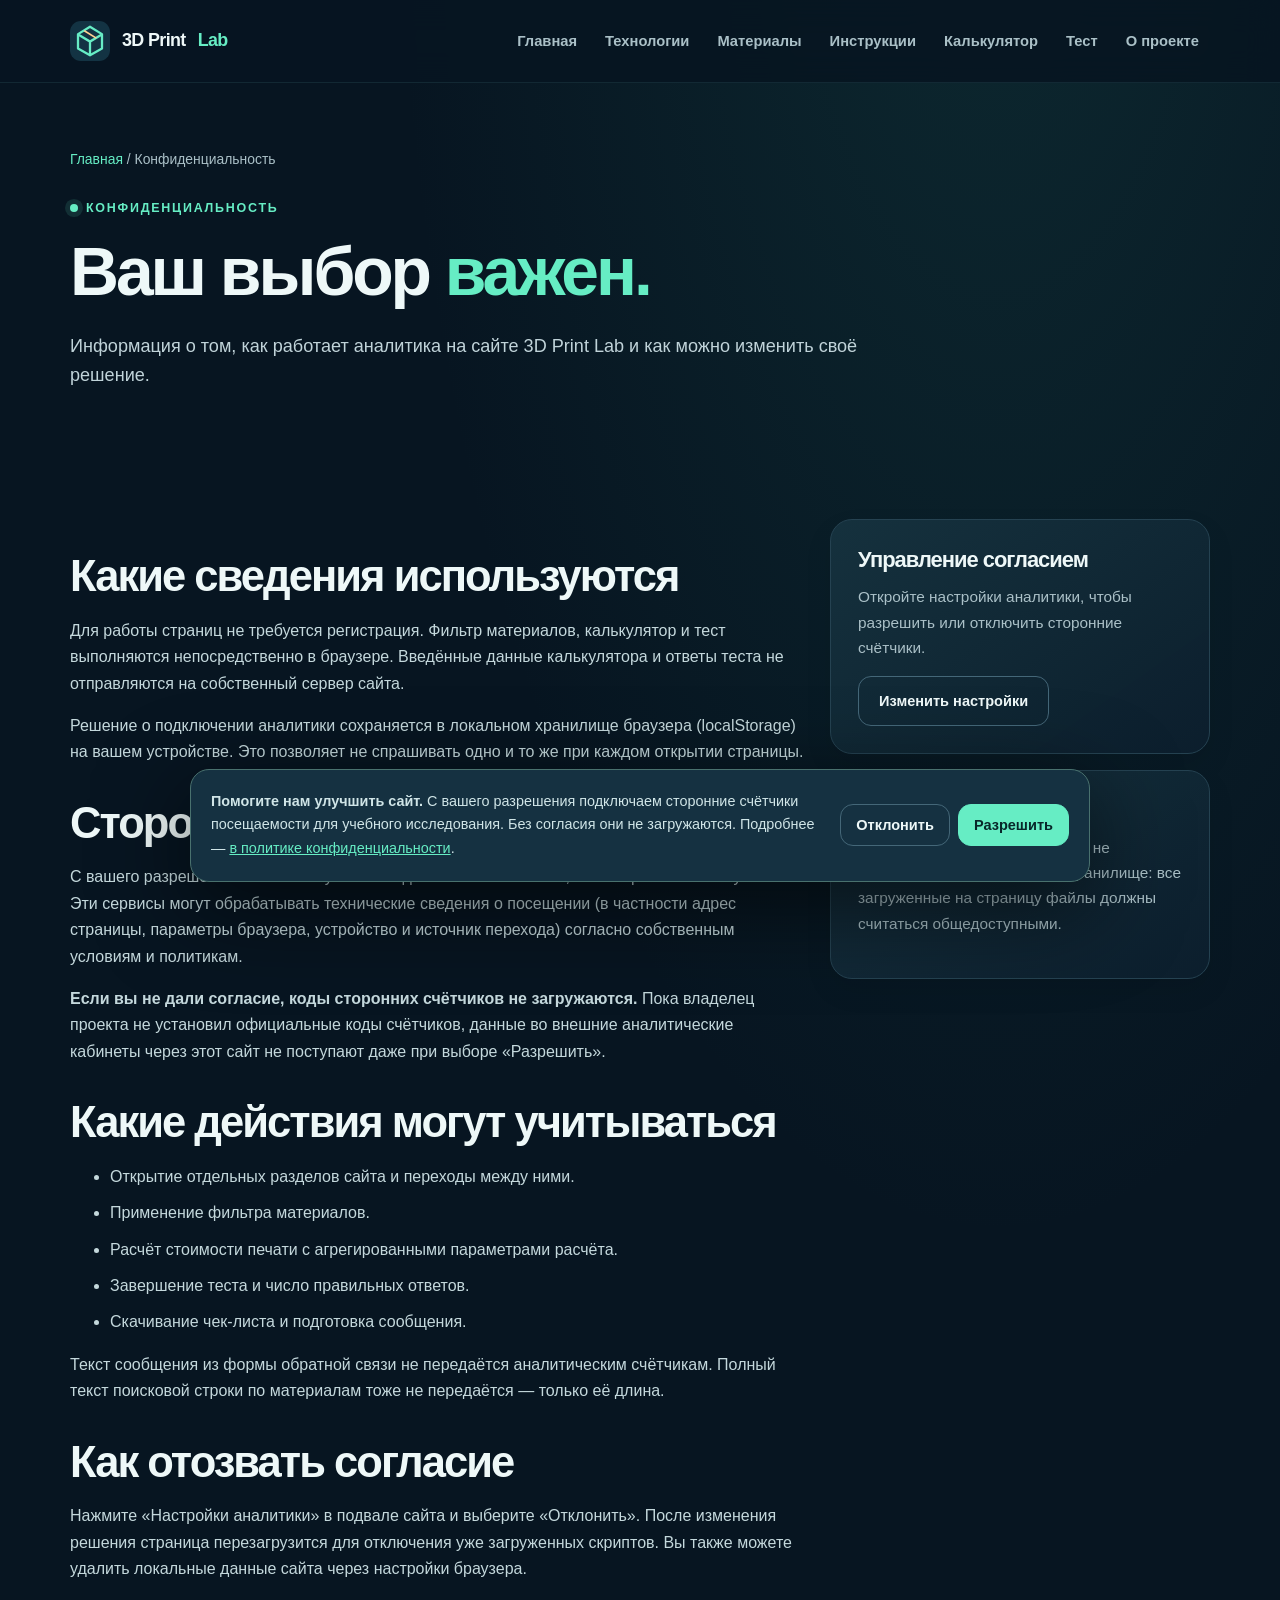
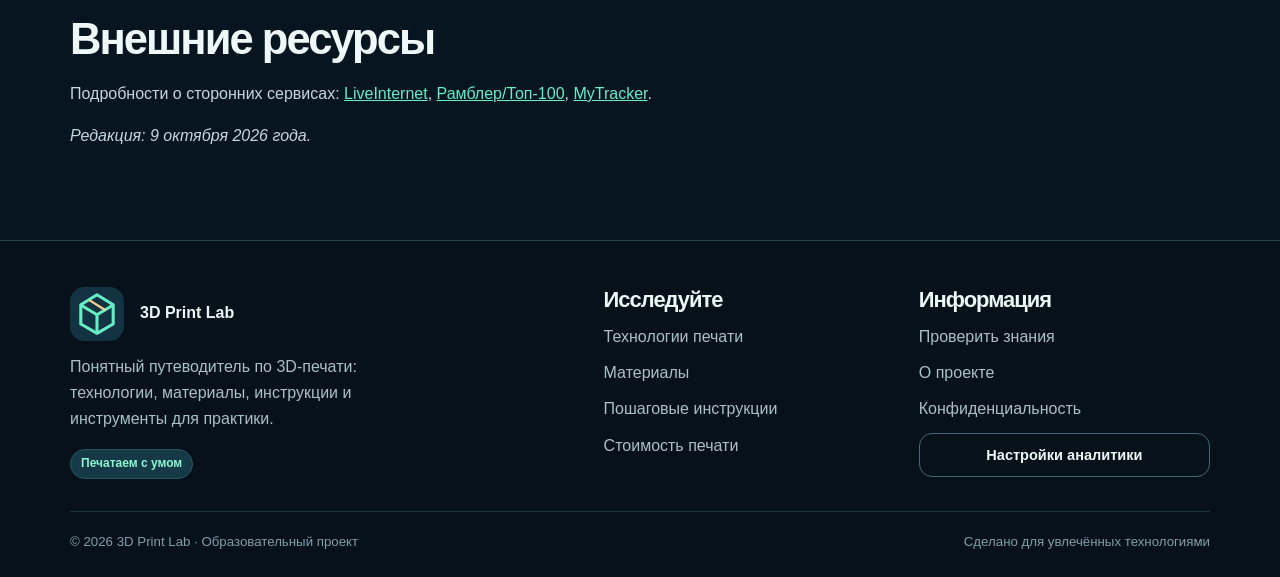
<file: privacy.html>
<!DOCTYPE html>
<html lang="ru">
<head>
<script src="./assets/js/mytracker-head.js"></script>
<meta charset="UTF-8"><meta name="viewport" content="width=device-width,initial-scale=1">
<meta name="theme-color" content="#071521"><meta name="description" content="Настройки согласия на веб-аналитику, описание обработки технической информации на сайте 3D Print Lab.">
<meta property="og:type" content="website"><meta property="og:title" content="Конфиденциальность — 3D Print Lab">
<meta property="og:description" content="Настройки согласия на веб-аналитику, описание обработки технической информации на сайте 3D Print Lab."><meta property="og:image" content="./assets/img/og-card.svg">
<title>Конфиденциальность — 3D Print Lab</title><link rel="icon" href="./assets/img/logo.svg" type="image/svg+xml"><link rel="stylesheet" href="./assets/css/style.css">
</head><body>
<a class="skip-link" href="#content">Перейти к содержимому</a>
<header class="site-header"><div class="container header-inner"><a class="brand" href="./index.html"><img src="./assets/img/logo.svg" alt="" width="40" height="40">3D Print <em>Lab</em></a><button id="nav-toggle" class="nav-toggle" aria-expanded="false" aria-controls="site-nav" aria-label="Открыть меню">☰</button><nav id="site-nav" class="nav" aria-label="Основная навигация"><a href="./index.html">Главная</a><a href="./technologies.html">Технологии</a><a href="./materials.html">Материалы</a><a href="./guides.html">Инструкции</a><a href="./calculator.html">Калькулятор</a><a href="./quiz.html">Тест</a><a href="./about.html">О проекте</a></nav></div></header>
<main id="content"><section class="page-hero"><div class="container"><div class="breadcrumbs"><a href="./index.html">Главная</a> / Конфиденциальность</div><span class="eyebrow">Конфиденциальность</span><h1>Ваш выбор <span class="gradient-text">важен.</span></h1><p class="lead">Информация о том, как работает аналитика на сайте 3D Print Lab и как можно изменить своё решение.</p></div></section><section class="section"><div class="container"><div class="content-grid"><article class="prose"><h2>Какие сведения используются</h2><p>Для работы страниц не требуется регистрация. Фильтр материалов, калькулятор и тест выполняются непосредственно в браузере. Введённые данные калькулятора и ответы теста не отправляются на собственный сервер сайта.</p><p>Решение о подключении аналитики сохраняется в локальном хранилище браузера (localStorage) на вашем устройстве. Это позволяет не спрашивать одно и то же при каждом открытии страницы.</p><h2>Сторонние счётчики</h2><p>С вашего разрешения на сайт могут быть подключены LiveInternet, Рамблер/Топ-100 и MyTracker. Эти сервисы могут обрабатывать технические сведения о посещении (в частности адрес страницы, параметры браузера, устройство и источник перехода) согласно собственным условиям и политикам.</p><p><strong>Если вы не дали согласие, коды сторонних счётчиков не загружаются.</strong> Пока владелец проекта не установил официальные коды счётчиков, данные во внешние аналитические кабинеты через этот сайт не поступают даже при выборе «Разрешить».</p><h2>Какие действия могут учитываться</h2><ul><li>Открытие отдельных разделов сайта и переходы между ними.</li><li>Применение фильтра материалов.</li><li>Расчёт стоимости печати с агрегированными параметрами расчёта.</li><li>Завершение теста и число правильных ответов.</li><li>Скачивание чек-листа и подготовка сообщения.</li></ul><p>Текст сообщения из формы обратной связи не передаётся аналитическим счётчикам. Полный текст поисковой строки по материалам тоже не передаётся — только её длина.</p><h2>Как отозвать согласие</h2><p>Нажмите «Настройки аналитики» в подвале сайта и выберите «Отклонить». После изменения решения страница перезагрузится для отключения уже загруженных скриптов. Вы также можете удалить локальные данные сайта через настройки браузера.</p><h2>Внешние ресурсы</h2><p>Подробности о сторонних сервисах: <a href="https://www.liveinternet.ru/help/faq.html" target="_blank" rel="noopener noreferrer">LiveInternet</a>, <a href="https://help.rambler.ru/top100/" target="_blank" rel="noopener noreferrer">Рамблер/Топ-100</a>, <a href="https://docs.tracker.my.com/ru/sdk/web/api" target="_blank" rel="noopener noreferrer">MyTracker</a>.</p><p><em>Редакция: 9 октября 2026 года.</em></p></article><aside class="side-panel"><div class="card"><h3>Управление согласием</h3><p>Откройте настройки аналитики, чтобы разрешить или отключить сторонние счётчики.</p><button class="btn secondary" data-open-consent>Изменить настройки</button></div><div class="card"><h3>Учебный проект</h3><p>Публикация через GitHub Pages не превращает сайт в закрытое хранилище: все загруженные на страницу файлы должны считаться общедоступными.</p></div></aside></div></div></section></main>
<footer class="footer"><div class="container"><div class="footer-grid"><div><div class="brand-section"><img src="./assets/img/logo.svg" alt=""><strong>3D Print Lab</strong></div><p style="max-width:340px;margin-top:13px">Понятный путеводитель по 3D-печати: технологии, материалы, инструкции и инструменты для практики.</p><span class="pill">Печатаем с умом</span></div><div><h3>Исследуйте</h3><div class="footer-links"><a href="./technologies.html">Технологии печати</a><a href="./materials.html">Материалы</a><a href="./guides.html">Пошаговые инструкции</a><a href="./calculator.html">Стоимость печати</a></div></div><div><h3>Информация</h3><div class="footer-links"><a href="./quiz.html">Проверить знания</a><a href="./about.html">О проекте</a><a href="./privacy.html">Конфиденциальность</a><button type="button" data-open-consent class="btn secondary small">Настройки аналитики</button></div></div></div><div id="analytics-counter-slot" aria-label="Счётчики посещаемости"></div><div class="copyright"><span>© 2026 3D Print Lab · Образовательный проект</span><span>Сделано для увлечённых технологиями</span></div></div></footer>
<div class="consent-banner" id="consent-banner" role="region" aria-label="Согласие на аналитику" hidden><p><strong>Помогите нам улучшить сайт.</strong> С вашего разрешения подключаем сторонние счётчики посещаемости для учебного исследования. Без согласия они не загружаются. Подробнее — <a href="./privacy.html">в политике конфиденциальности</a>.</p><div class="consent-actions"><button type="button" class="btn secondary small" data-consent="declined">Отклонить</button><button type="button" class="btn small" id="consent-accept" data-consent="accepted">Разрешить</button></div></div>
<script src="./integrations/mytracker-config.js" defer></script><script src="./assets/js/analytics.js" defer></script><script src="./assets/js/main.js" defer></script>
</body></html>
</file>
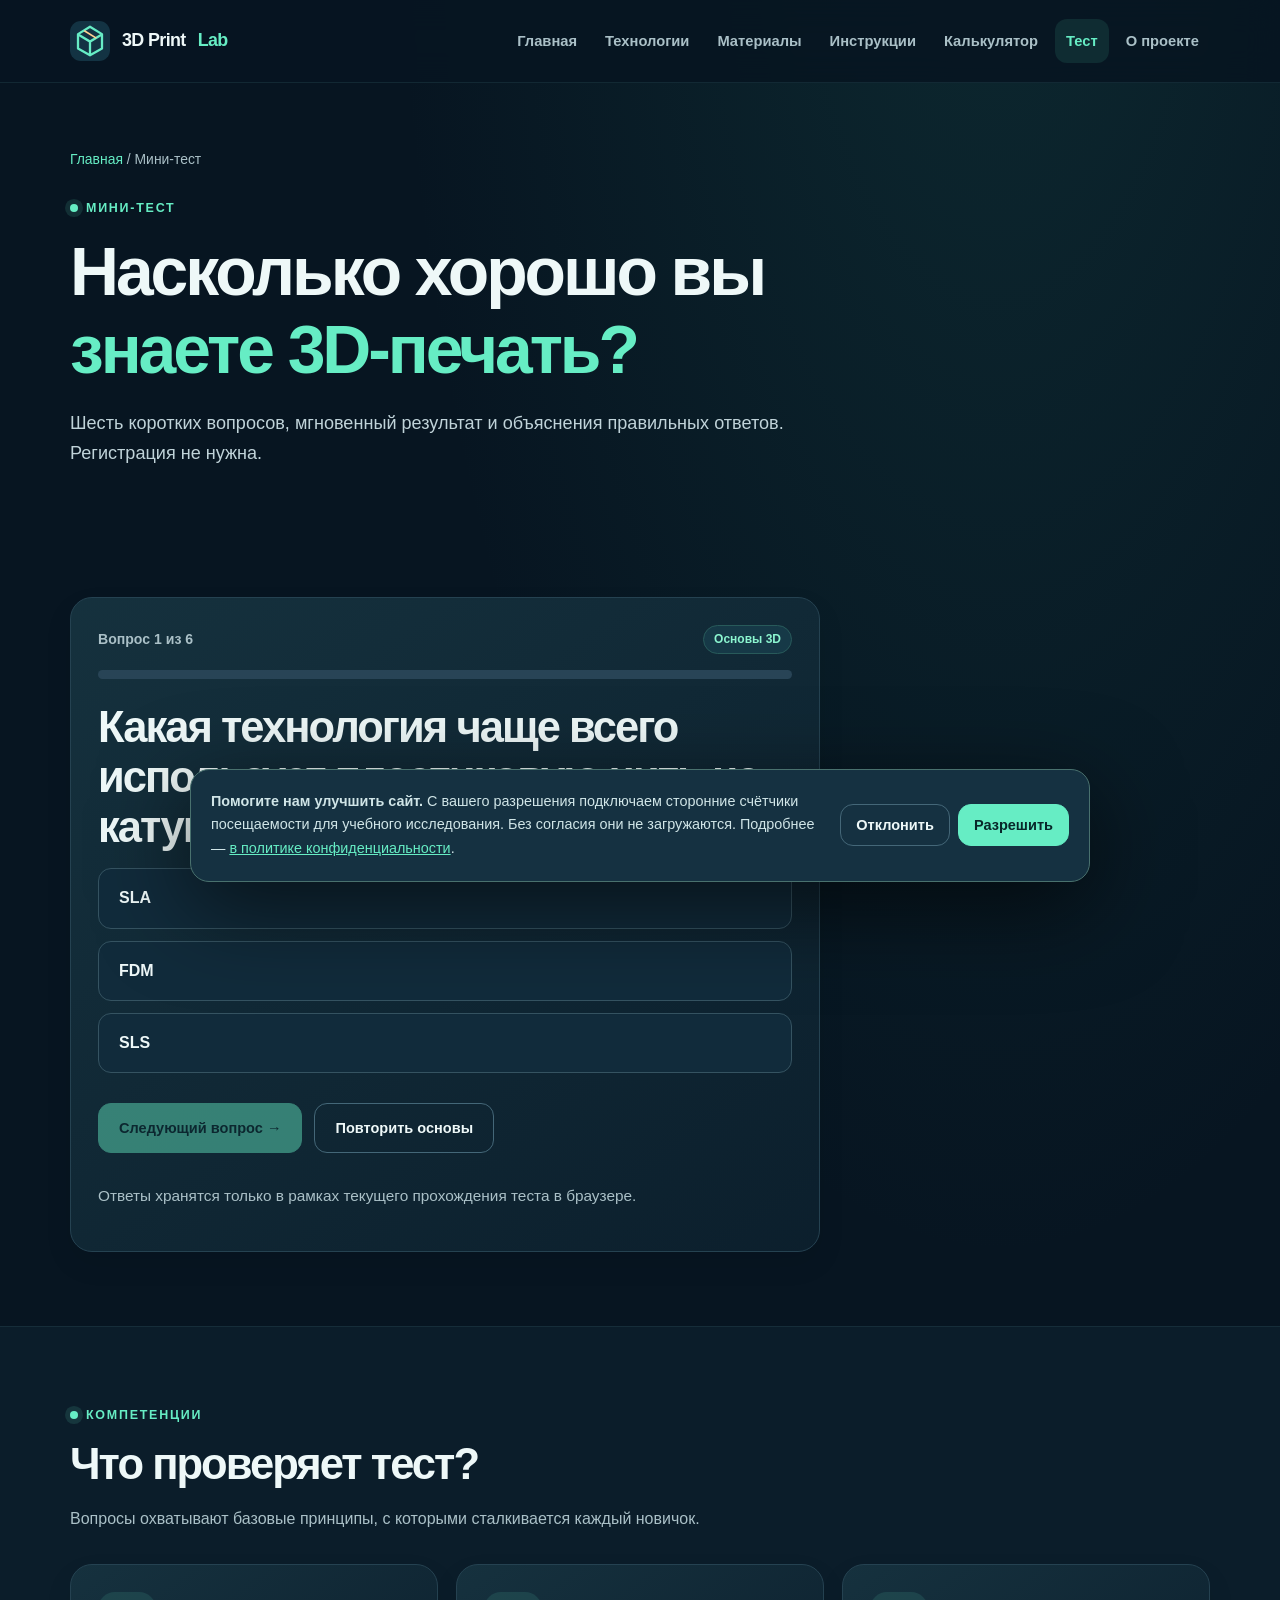
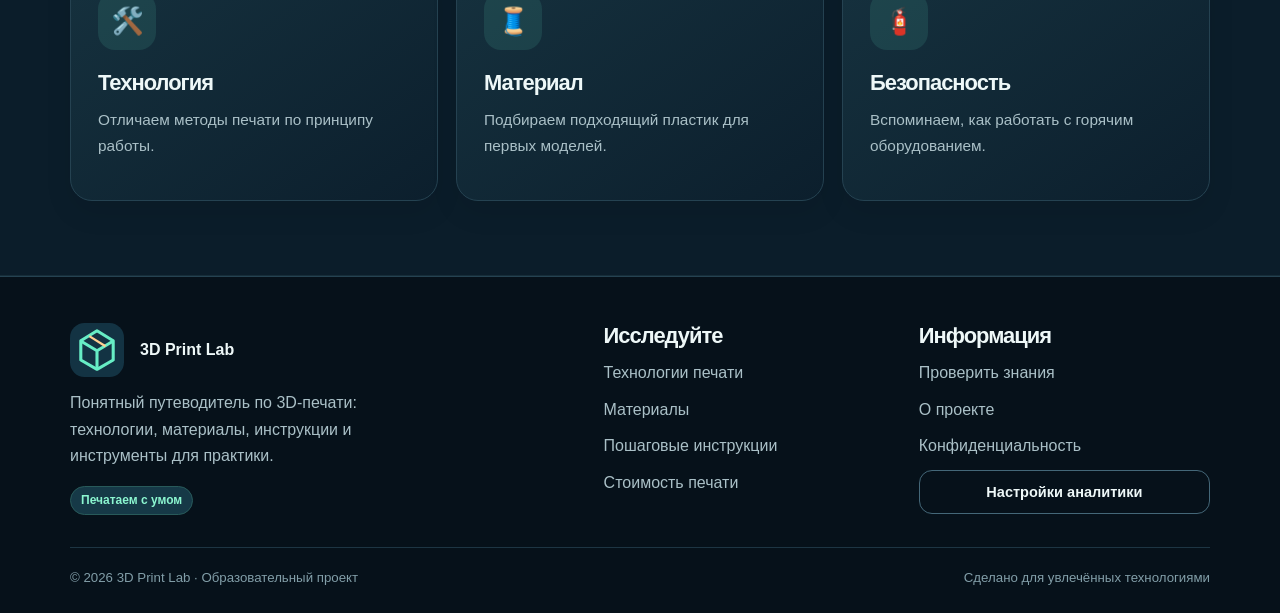
<file: quiz.html>
<!DOCTYPE html>
<html lang="ru">
<head>
<script src="./assets/js/mytracker-head.js"></script>
<meta charset="UTF-8"><meta name="viewport" content="width=device-width,initial-scale=1">
<meta name="theme-color" content="#071521"><meta name="description" content="Бесплатный тест по основам 3D-печати: шесть вопросов с объяснениями и результатом.">
<meta property="og:type" content="website"><meta property="og:title" content="Тест по 3D-печати — 3D Print Lab">
<meta property="og:description" content="Бесплатный тест по основам 3D-печати: шесть вопросов с объяснениями и результатом."><meta property="og:image" content="./assets/img/og-card.svg">
<title>Тест по 3D-печати — 3D Print Lab</title><link rel="icon" href="./assets/img/logo.svg" type="image/svg+xml"><link rel="stylesheet" href="./assets/css/style.css">
</head><body>
<a class="skip-link" href="#content">Перейти к содержимому</a>
<header class="site-header"><div class="container header-inner"><a class="brand" href="./index.html"><img src="./assets/img/logo.svg" alt="" width="40" height="40">3D Print <em>Lab</em></a><button id="nav-toggle" class="nav-toggle" aria-expanded="false" aria-controls="site-nav" aria-label="Открыть меню">☰</button><nav id="site-nav" class="nav" aria-label="Основная навигация"><a href="./index.html">Главная</a><a href="./technologies.html">Технологии</a><a href="./materials.html">Материалы</a><a href="./guides.html">Инструкции</a><a href="./calculator.html">Калькулятор</a><a href="./quiz.html" aria-current="page">Тест</a><a href="./about.html">О проекте</a></nav></div></header>
<main id="content"><section class="page-hero"><div class="container"><div class="breadcrumbs"><a href="./index.html">Главная</a> / Мини-тест</div><span class="eyebrow">Мини-тест</span><h1>Насколько хорошо вы <span class="gradient-text">знаете 3D-печать?</span></h1><p class="lead">Шесть коротких вопросов, мгновенный результат и объяснения правильных ответов. Регистрация не нужна.</p></div></section><section class="section"><div class="container"><div class="card quiz-stage" id="quiz-root"><div class="quiz-meta"><strong id="quiz-step">Вопрос 1 из 6</strong><span class="pill">Основы 3D</span></div><div class="quiz-progress" aria-hidden="true" style="margin-top:16px"><div id="quiz-progress-bar"></div></div><h2 id="quiz-question">Загрузка теста…</h2><div id="quiz-answers" aria-label="Варианты ответов"></div><div class="actions"><button type="button" id="quiz-next" class="btn" disabled>Следующий вопрос →</button><a href="./guides.html" class="btn secondary">Повторить основы</a></div><p class="notice">Ответы хранятся только в рамках текущего прохождения теста в браузере.</p></div></div></section><section class="section dark"><div class="container"><div class="section-header"><p class="eyebrow">Компетенции</p><h2>Что проверяет тест?</h2><p>Вопросы охватывают базовые принципы, с которыми сталкивается каждый новичок.</p></div><div class="cards"><article class="card" ><div class="card-icon" aria-hidden="true">🛠️</div><h3 style="margin-top:12px">Технология</h3><p>Отличаем методы печати по принципу работы.</p></article><article class="card" ><div class="card-icon" aria-hidden="true">🧵</div><h3 style="margin-top:12px">Материал</h3><p>Подбираем подходящий пластик для первых моделей.</p></article><article class="card" ><div class="card-icon" aria-hidden="true">🧯</div><h3 style="margin-top:12px">Безопасность</h3><p>Вспоминаем, как работать с горячим оборудованием.</p></article></div></div></section></main>
<footer class="footer"><div class="container"><div class="footer-grid"><div><div class="brand-section"><img src="./assets/img/logo.svg" alt=""><strong>3D Print Lab</strong></div><p style="max-width:340px;margin-top:13px">Понятный путеводитель по 3D-печати: технологии, материалы, инструкции и инструменты для практики.</p><span class="pill">Печатаем с умом</span></div><div><h3>Исследуйте</h3><div class="footer-links"><a href="./technologies.html">Технологии печати</a><a href="./materials.html">Материалы</a><a href="./guides.html">Пошаговые инструкции</a><a href="./calculator.html">Стоимость печати</a></div></div><div><h3>Информация</h3><div class="footer-links"><a href="./quiz.html">Проверить знания</a><a href="./about.html">О проекте</a><a href="./privacy.html">Конфиденциальность</a><button type="button" data-open-consent class="btn secondary small">Настройки аналитики</button></div></div></div><div id="analytics-counter-slot" aria-label="Счётчики посещаемости"></div><div class="copyright"><span>© 2026 3D Print Lab · Образовательный проект</span><span>Сделано для увлечённых технологиями</span></div></div></footer>
<div class="consent-banner" id="consent-banner" role="region" aria-label="Согласие на аналитику" hidden><p><strong>Помогите нам улучшить сайт.</strong> С вашего разрешения подключаем сторонние счётчики посещаемости для учебного исследования. Без согласия они не загружаются. Подробнее — <a href="./privacy.html">в политике конфиденциальности</a>.</p><div class="consent-actions"><button type="button" class="btn secondary small" data-consent="declined">Отклонить</button><button type="button" class="btn small" id="consent-accept" data-consent="accepted">Разрешить</button></div></div>
<script src="./integrations/mytracker-config.js" defer></script><script src="./assets/js/analytics.js" defer></script><script src="./assets/js/main.js" defer></script>
</body></html>
</file>
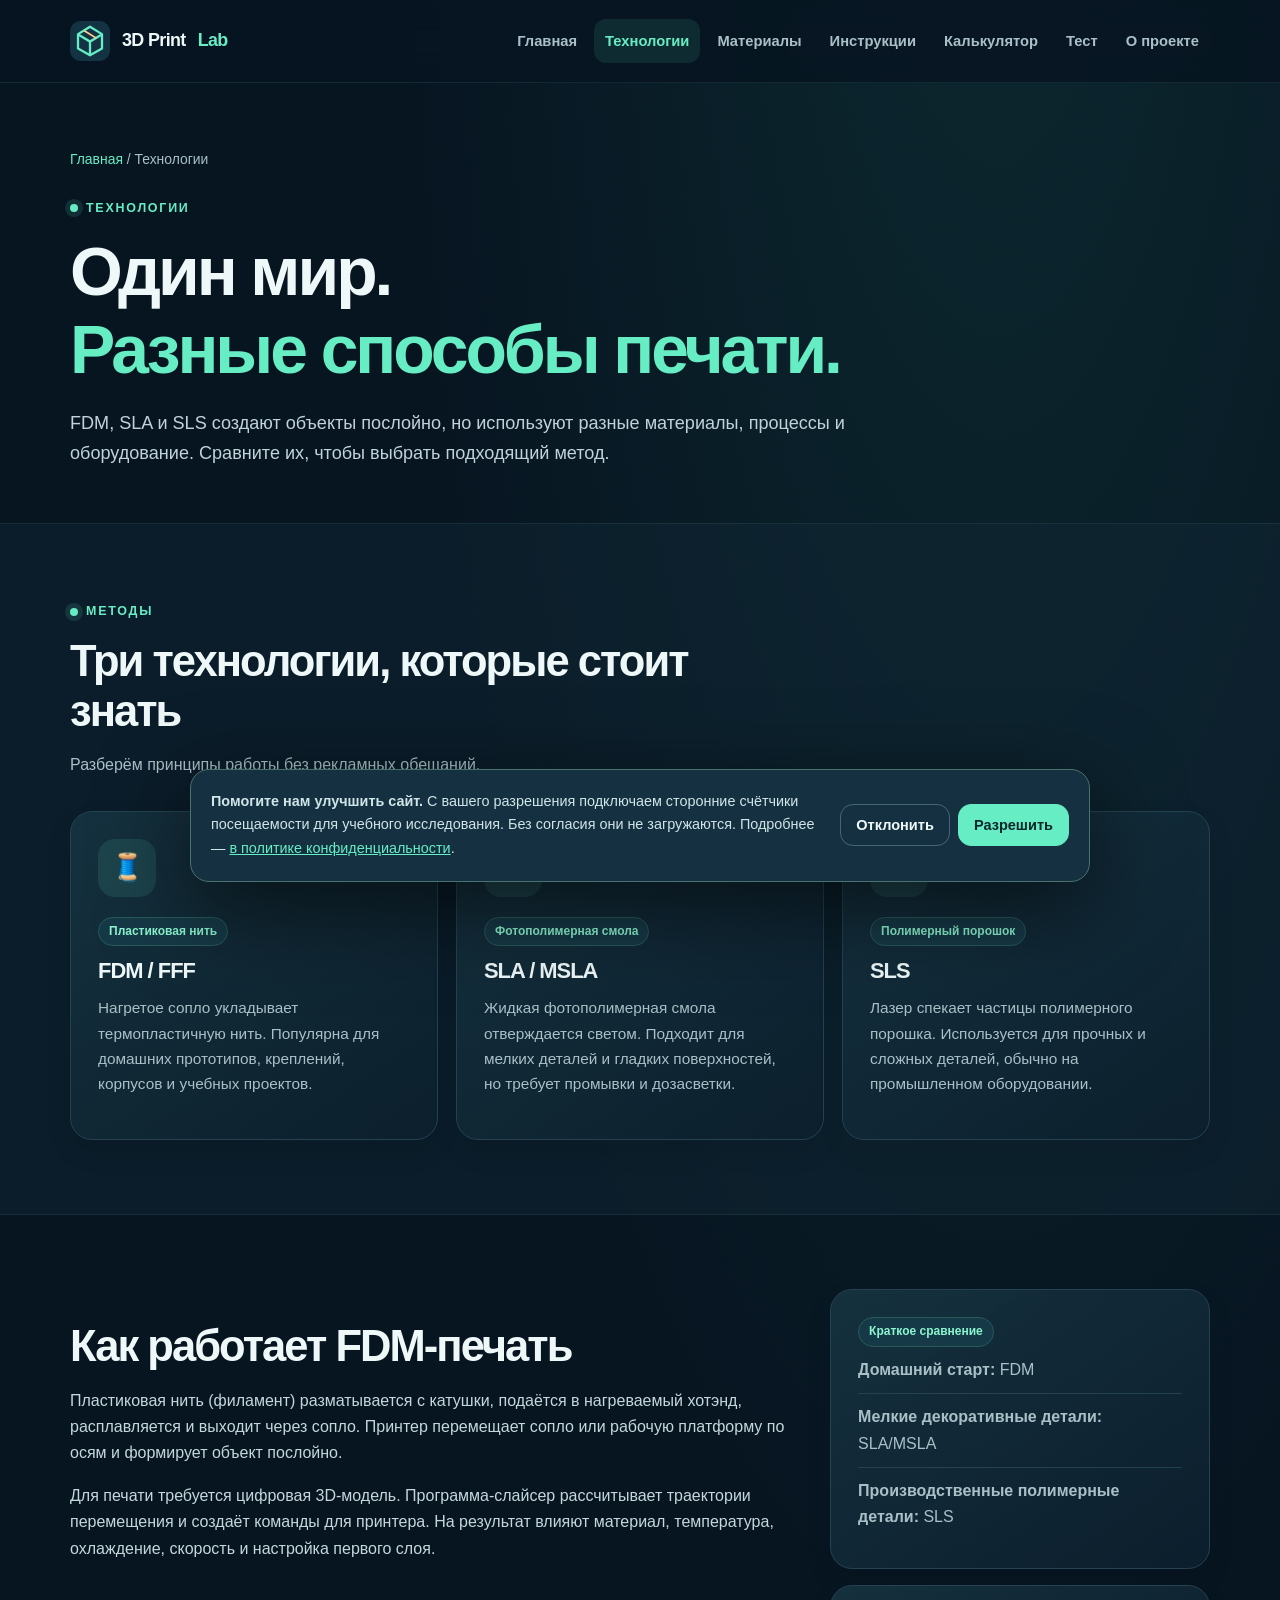
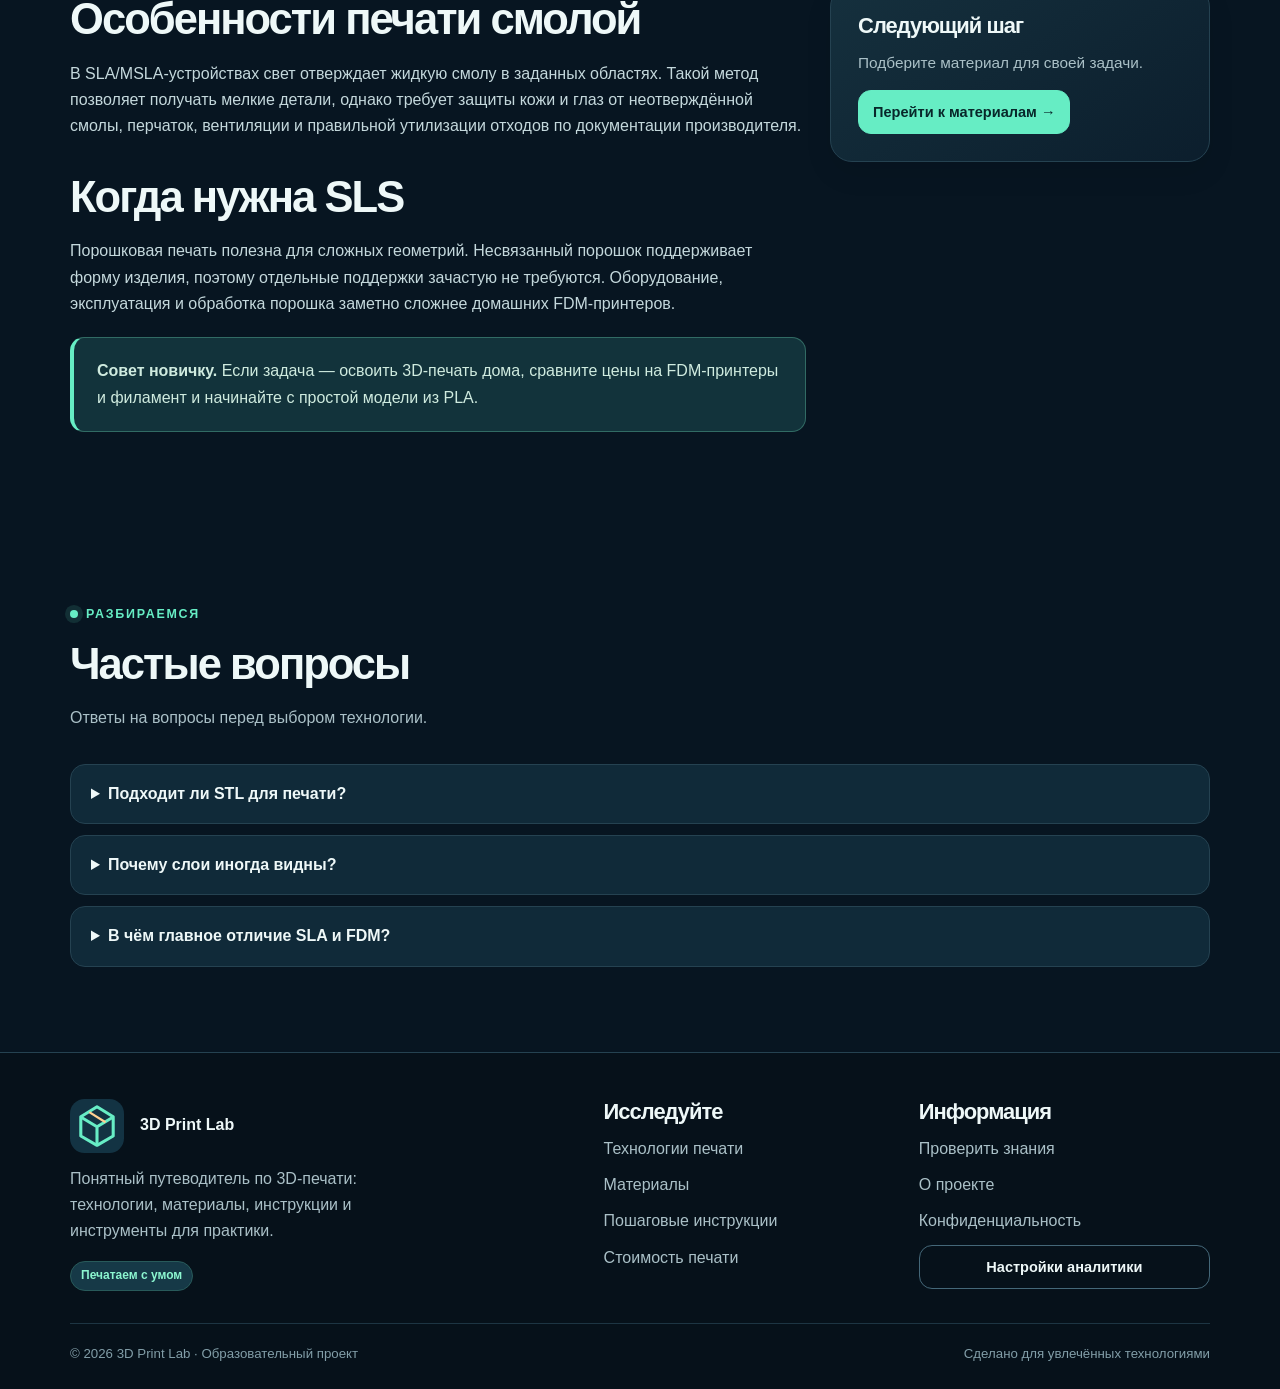
<file: technologies.html>
<!DOCTYPE html>
<html lang="ru">
<head>
<script src="./assets/js/mytracker-head.js"></script>
<meta charset="UTF-8"><meta name="viewport" content="width=device-width,initial-scale=1">
<meta name="theme-color" content="#071521"><meta name="description" content="FDM, SLA, SLS: принцип работы, особенности и практический выбор.">
<meta property="og:type" content="website"><meta property="og:title" content="Технологии 3D-печати — 3D Print Lab">
<meta property="og:description" content="FDM, SLA, SLS: принцип работы, особенности и практический выбор."><meta property="og:image" content="./assets/img/og-card.svg">
<title>Технологии 3D-печати — 3D Print Lab</title><link rel="icon" href="./assets/img/logo.svg" type="image/svg+xml"><link rel="stylesheet" href="./assets/css/style.css">
</head><body>
<a class="skip-link" href="#content">Перейти к содержимому</a>
<header class="site-header"><div class="container header-inner"><a class="brand" href="./index.html"><img src="./assets/img/logo.svg" alt="" width="40" height="40">3D Print <em>Lab</em></a><button id="nav-toggle" class="nav-toggle" aria-expanded="false" aria-controls="site-nav" aria-label="Открыть меню">☰</button><nav id="site-nav" class="nav" aria-label="Основная навигация"><a href="./index.html">Главная</a><a href="./technologies.html" aria-current="page">Технологии</a><a href="./materials.html">Материалы</a><a href="./guides.html">Инструкции</a><a href="./calculator.html">Калькулятор</a><a href="./quiz.html">Тест</a><a href="./about.html">О проекте</a></nav></div></header>
<main id="content"><section class="page-hero"><div class="container"><div class="breadcrumbs"><a href="./index.html">Главная</a> / Технологии</div><span class="eyebrow">Технологии</span><h1>Один мир.<br><span class="gradient-text">Разные способы печати.</span></h1><p class="lead">FDM, SLA и SLS создают объекты послойно, но используют разные материалы, процессы и оборудование. Сравните их, чтобы выбрать подходящий метод.</p></div></section><section class="section dark"><div class="container"><div class="section-header"><p class="eyebrow">Методы</p><h2>Три технологии, которые стоит знать</h2><p>Разберём принципы работы без рекламных обещаний.</p></div><div class="cards"><article class="card" ><div class="card-icon" aria-hidden="true">🧵</div><span class="card-tag">Пластиковая нить</span><h3 style="margin-top:12px">FDM / FFF</h3><p>Нагретое сопло укладывает термопластичную нить. Популярна для домашних прототипов, креплений, корпусов и учебных проектов.</p></article><article class="card" ><div class="card-icon" aria-hidden="true">💡</div><span class="card-tag">Фотополимерная смола</span><h3 style="margin-top:12px">SLA / MSLA</h3><p>Жидкая фотополимерная смола отверждается светом. Подходит для мелких деталей и гладких поверхностей, но требует промывки и дозасветки.</p></article><article class="card" ><div class="card-icon" aria-hidden="true">⚙️</div><span class="card-tag">Полимерный порошок</span><h3 style="margin-top:12px">SLS</h3><p>Лазер спекает частицы полимерного порошка. Используется для прочных и сложных деталей, обычно на промышленном оборудовании.</p></article></div></div></section><section class="section"><div class="container"><div class="content-grid"><article class="prose"><h2>Как работает FDM-печать</h2><p>Пластиковая нить (филамент) разматывается с катушки, подаётся в нагреваемый хотэнд, расплавляется и выходит через сопло. Принтер перемещает сопло или рабочую платформу по осям и формирует объект послойно.</p><p>Для печати требуется цифровая 3D-модель. Программа-слайсер рассчитывает траектории перемещения и создаёт команды для принтера. На результат влияют материал, температура, охлаждение, скорость и настройка первого слоя.</p><h2>Особенности печати смолой</h2><p>В SLA/MSLA-устройствах свет отверждает жидкую смолу в заданных областях. Такой метод позволяет получать мелкие детали, однако требует защиты кожи и глаз от неотверждённой смолы, перчаток, вентиляции и правильной утилизации отходов по документации производителя.</p><h2>Когда нужна SLS</h2><p>Порошковая печать полезна для сложных геометрий. Несвязанный порошок поддерживает форму изделия, поэтому отдельные поддержки зачастую не требуются. Оборудование, эксплуатация и обработка порошка заметно сложнее домашних FDM-принтеров.</p><div class="callout"><strong>Совет новичку.</strong> Если задача — освоить 3D-печать дома, сравните цены на FDM-принтеры и филамент и начинайте с простой модели из PLA.</div></article><aside class="side-panel"><div class="card"><span class="card-tag">Краткое сравнение</span><ul class="list-clean"><li><strong>Домашний старт:</strong> FDM</li><li><strong>Мелкие декоративные детали:</strong> SLA/MSLA</li><li><strong>Производственные полимерные детали:</strong> SLS</li></ul></div><div class="card"><h3>Следующий шаг</h3><p>Подберите материал для своей задачи.</p><a href="./materials.html" class="btn small">Перейти к материалам →</a></div></aside></div></div></section><section class="section"><div class="container"><div class="section-header"><p class="eyebrow">Разбираемся</p><h2>Частые вопросы</h2><p>Ответы на вопросы перед выбором технологии.</p></div><div class="faq"><details><summary>Подходит ли STL для печати?</summary><p>STL хранит треугольную геометрию. Для печати его обычно открывают в слайсере, который готовит команды с учётом принтера и пластика. Формат 3MF дополнительно может содержать настройки и сведения об объектах.</p></details><details><summary>Почему слои иногда видны?</summary><p>При FDM материал укладывается линиями, поэтому на поверхности могут быть заметны слои. Их выраженность зависит от высоты слоя, модели, материала и настроек печати.</p></details><details><summary>В чём главное отличие SLA и FDM?</summary><p>FDM укладывает расплавленный термопластик, а SLA/MSLA отверждает фотополимерную смолу светом. Они отличаются расходными материалами, безопасностью и постобработкой.</p></details></div></div></section></main>
<footer class="footer"><div class="container"><div class="footer-grid"><div><div class="brand-section"><img src="./assets/img/logo.svg" alt=""><strong>3D Print Lab</strong></div><p style="max-width:340px;margin-top:13px">Понятный путеводитель по 3D-печати: технологии, материалы, инструкции и инструменты для практики.</p><span class="pill">Печатаем с умом</span></div><div><h3>Исследуйте</h3><div class="footer-links"><a href="./technologies.html">Технологии печати</a><a href="./materials.html">Материалы</a><a href="./guides.html">Пошаговые инструкции</a><a href="./calculator.html">Стоимость печати</a></div></div><div><h3>Информация</h3><div class="footer-links"><a href="./quiz.html">Проверить знания</a><a href="./about.html">О проекте</a><a href="./privacy.html">Конфиденциальность</a><button type="button" data-open-consent class="btn secondary small">Настройки аналитики</button></div></div></div><div id="analytics-counter-slot" aria-label="Счётчики посещаемости"></div><div class="copyright"><span>© 2026 3D Print Lab · Образовательный проект</span><span>Сделано для увлечённых технологиями</span></div></div></footer>
<div class="consent-banner" id="consent-banner" role="region" aria-label="Согласие на аналитику" hidden><p><strong>Помогите нам улучшить сайт.</strong> С вашего разрешения подключаем сторонние счётчики посещаемости для учебного исследования. Без согласия они не загружаются. Подробнее — <a href="./privacy.html">в политике конфиденциальности</a>.</p><div class="consent-actions"><button type="button" class="btn secondary small" data-consent="declined">Отклонить</button><button type="button" class="btn small" id="consent-accept" data-consent="accepted">Разрешить</button></div></div>
<script src="./integrations/mytracker-config.js" defer></script><script src="./assets/js/analytics.js" defer></script><script src="./assets/js/main.js" defer></script>
</body></html>
</file>
<file: assets/css/style.css>
:root{color-scheme:dark;--bg:#071521;--surface:#0d2130;--surface2:#122a39;--border:#254251;--text:#eef8f8;--muted:#aac0c7;--accent:#66edc4;--accent-dark:#0b3e3b;--orange:#ffd09a;--shadow:0 24px 70px rgba(0,0,0,.18);--radius:22px;--container:1140px}
*,*::before,*::after{box-sizing:border-box}html{scroll-behavior:smooth}body{margin:0;background:radial-gradient(ellipse at 78% -10%,rgba(31,104,96,.24),transparent 43%),var(--bg);color:var(--text);font-family:Inter,"Segoe UI",Arial,sans-serif;font-size:16px;line-height:1.65}img,svg{max-width:100%;height:auto}a{color:inherit}button,input,select,textarea{font:inherit}button{cursor:pointer}button:disabled{opacity:.45;cursor:not-allowed}::selection{background:#5de9be;color:#0b2730}*:focus-visible{outline:3px solid var(--orange);outline-offset:4px}.container{width:min(var(--container),calc(100% - 48px));margin-inline:auto}.skip-link{position:absolute;top:-60px;left:12px;padding:10px 16px;background:var(--accent);color:#072326;z-index:1000}.skip-link:focus{top:12px}.site-header{z-index:50;position:sticky;top:0;background:rgba(7,21,33,.91);backdrop-filter:blur(16px);border-bottom:1px solid rgba(91,153,157,.15)}.header-inner{min-height:82px;display:flex;align-items:center;justify-content:space-between;gap:22px}.brand{display:inline-flex;align-items:center;gap:12px;font-weight:800;letter-spacing:-.035em;text-decoration:none;white-space:nowrap;font-size:1.12rem}.brand img{width:40px;height:40px}.brand em{font-style:normal;color:var(--accent)}.nav{display:flex;align-items:center;gap:6px}.nav a{padding:10px 11px;text-decoration:none;color:var(--muted);font-size:.92rem;font-weight:600;border-radius:12px;white-space:nowrap}.nav a:hover,.nav a[aria-current="page"]{background:rgba(102,237,196,.1);color:var(--accent)}.nav-toggle{display:none;border:1px solid var(--border);background:var(--surface);color:var(--text);font-size:1.55rem;line-height:1;border-radius:12px;width:44px;height:44px}.eyebrow{display:inline-flex;align-items:center;gap:8px;font-weight:800;font-size:.78rem;letter-spacing:.14em;text-transform:uppercase;color:var(--accent);margin:0 0 15px}.eyebrow::before{content:"";width:8px;height:8px;border-radius:50%;background:var(--accent);box-shadow:0 0 0 5px rgba(102,237,196,.12)}h1,h2,h3,h4,p{margin-top:0}h1,h2,h3{line-height:1.14;letter-spacing:-.045em}h1{font-size:clamp(2.5rem,5.3vw,4.9rem);margin-bottom:21px}h2{font-size:clamp(1.9rem,3.4vw,3.15rem);margin-bottom:16px}h3{font-size:1.37rem;margin-bottom:12px}.gradient-text{color:var(--accent)}.lead{font-size:1.13rem;color:#c0d3d9;max-width:660px}.hero{padding:76px 0 74px;position:relative;overflow:hidden}.hero-grid{display:grid;grid-template-columns:1.06fr .94fr;align-items:center;gap:28px}.hero-visual{position:relative;min-height:500px;background:radial-gradient(ellipse at 50% 40%,rgba(94,232,193,.16),transparent 65%)}.hero-visual img{width:100%;filter:drop-shadow(0 24px 30px rgba(0,0,0,.3))}.floating-note{position:absolute;bottom:50px;right:15px;border:1px solid #35726e;background:rgba(13,40,49,.87);padding:14px 18px;border-radius:15px;box-shadow:var(--shadow);font-weight:700;font-size:.85rem}.floating-note span{display:block;color:var(--accent);font-size:1.12rem}.actions{display:flex;gap:12px;flex-wrap:wrap;margin:30px 0}.btn{display:inline-flex;align-items:center;justify-content:center;gap:10px;text-align:center;min-height:48px;padding:12px 20px;background:var(--accent);color:#08272a;border:1px solid var(--accent);border-radius:13px;text-decoration:none;font-weight:800;font-size:.91rem;transition:transform .2s,background .2s}.btn:hover{background:#92ffdc;transform:translateY(-2px)}.btn.secondary{background:transparent;border:1px solid #446778;color:var(--text)}.btn.secondary:hover{background:var(--surface2)}.btn.small{min-height:40px;padding:9px 14px}.meta-row{display:flex;align-items:center;gap:22px;flex-wrap:wrap;color:var(--muted);font-size:.89rem}.meta-row b{color:var(--text)}.section{padding:74px 0}.section.dark{background:rgba(17,41,55,.43);border-top:1px solid rgba(123,185,187,.1);border-bottom:1px solid rgba(123,185,187,.1)}.section-header{max-width:710px;margin-bottom:32px}.section-header p:last-child{color:var(--muted)}.cards{display:grid;grid-template-columns:repeat(3,1fr);gap:18px}.cards.two{grid-template-columns:repeat(2,1fr)}.cards.four{grid-template-columns:repeat(4,1fr)}.card{background:linear-gradient(145deg,rgba(22,50,63,.96),rgba(12,31,45,.97));border:1px solid var(--border);border-radius:var(--radius);padding:27px;box-shadow:0 12px 28px rgba(0,0,0,.08);min-width:0}.card p{color:var(--muted);font-size:.96rem}.card .card-link{display:inline-flex;margin-top:7px;color:var(--accent);font-weight:800;text-decoration:none;gap:8px}.card .card-link:hover{text-decoration:underline}.card-icon{height:58px;width:58px;display:grid;place-items:center;background:rgba(102,237,196,.11);border-radius:17px;margin-bottom:20px;font-size:1.65rem}.card-tag,.pill{display:inline-flex;align-items:center;background:#163947;color:#8cf6d0;border:1px solid #285a5a;border-radius:999px;padding:4px 10px;font-size:.75rem;font-weight:800}.card-tag.orange{background:#3a2b26;color:var(--orange);border-color:#66503d}.feature-panel{border:1px solid #35615f;border-radius:30px;padding:34px;background:linear-gradient(125deg,#173b43,#0d2935);display:grid;grid-template-columns:1.1fr .9fr;gap:28px;align-items:center}.stats{display:grid;grid-template-columns:repeat(3,1fr);gap:14px}.stat{background:rgba(5,29,37,.47);padding:18px;border:1px solid #315962;border-radius:16px}.stat strong{display:block;font-size:1.8rem;line-height:1.2;color:var(--accent)}.stat small{color:#b2cace}.page-hero{padding:65px 0 36px}.page-hero h1{max-width:890px}.page-hero .lead{max-width:800px}.breadcrumbs{color:var(--muted);font-size:.87rem;margin-bottom:23px}.breadcrumbs a{text-decoration:none;color:var(--accent)}.content-grid{display:grid;grid-template-columns:minmax(0,1.55fr) minmax(280px,.8fr);gap:24px;align-items:start}.prose{color:#c4d8dc}.prose h2,.prose h3{color:var(--text);margin-top:33px}.prose li{margin-bottom:10px}.prose a{color:var(--accent)}.callout{padding:20px 23px;background:#12333b;border:1px solid #316b64;border-left:4px solid var(--accent);border-radius:14px;color:#cfebdf;margin:20px 0}.callout.warning{background:#322b26;border-color:#846347;border-left-color:var(--orange);color:#f8e1c4}.side-panel{position:sticky;top:110px}.side-panel .card{margin-bottom:16px}.list-clean{padding:0;margin:0;list-style:none}.list-clean li{border-bottom:1px solid var(--border);padding:10px 0;color:var(--muted)}.list-clean li:last-child{border:0}.filter-bar{display:flex;gap:9px;flex-wrap:wrap;margin:20px 0 25px}.filter-btn{border:1px solid #385361;background:#0b2635;color:#d7e9ea;border-radius:999px;padding:10px 15px;font-weight:700;font-size:.9rem}.filter-btn[aria-pressed="true"],.filter-btn:hover{background:var(--accent);color:#082c2d;border-color:var(--accent)}.search-wrap{margin-bottom:16px}.field,label{display:block}.field{width:100%;min-height:48px;padding:11px 14px;border:1px solid #446474;border-radius:12px;background:#0b2030;color:var(--text)}.field::placeholder{color:#94aab2}.field:focus{border-color:var(--accent)}.field-label{display:block;font-size:.88rem;font-weight:700;margin:0 0 7px;color:#c8e1e0}.field-help{color:var(--muted);font-size:.79rem;margin-top:4px}.form-grid{display:grid;grid-template-columns:repeat(2,1fr);gap:18px}.form-grid .wide{grid-column:1/-1}.result{border-radius:20px;background:linear-gradient(120deg,#164940,#10333d);border:1px solid #4d9885;padding:28px;margin-top:24px}.result strong.big{display:block;color:#aaffdf;font-size:clamp(2.3rem,5vw,3.6rem);line-height:1.15;letter-spacing:-.05em;margin:8px 0}.result .muted{color:#bcd5d2}.muted{color:var(--muted)}.mini-list{padding-left:20px;color:var(--muted)}.mini-list li{margin-bottom:8px}.faq details{background:#102a39;border:1px solid var(--border);border-radius:15px;margin-bottom:11px;padding:16px 20px}.faq summary{cursor:pointer;font-weight:700}.faq details p{color:var(--muted);margin:13px 0 0}.quiz-progress{height:9px;border-radius:30px;background:#284456;overflow:hidden;margin-bottom:24px}.quiz-progress>div{height:100%;background:var(--accent);width:0;transition:width .2s}.quiz-option{display:block;width:100%;text-align:left;background:#112b3b;color:var(--text);padding:16px 20px;border:1px solid #355361;border-radius:13px;margin:12px 0;font-weight:650}.quiz-option:hover,.quiz-option[aria-pressed="true"]{border-color:var(--accent);background:#174d4a}.quiz-option[aria-pressed="true"]::before{content:"✓";color:var(--accent);margin-right:11px}.quiz-meta{display:flex;justify-content:space-between;align-items:center;color:var(--muted);font-size:.88rem}.quiz-stage{max-width:750px}.quiz-stage h2{margin-top:16px}.hidden,[hidden]{display:none!important}.empty-state{background:var(--surface);padding:26px;border:1px solid var(--border);border-radius:16px}.timeline{display:grid;gap:14px}.timeline-item{display:grid;grid-template-columns:38px 1fr;gap:17px;align-items:start}.timeline-item .number{display:grid;place-items:center;border-radius:13px;background:rgba(102,237,196,.12);color:var(--accent);height:38px;width:38px;font-weight:800}.timeline-item p{color:var(--muted)}.checklist{margin:0;padding:0;list-style:none}.checklist li{padding:10px 0 10px 29px;position:relative;color:var(--muted)}.checklist li::before{content:"✓";position:absolute;left:0;color:var(--accent);font-weight:900}.footer{border-top:1px solid var(--border);padding:46px 0 24px;background:#06111a}.footer-grid{display:grid;grid-template-columns:1.4fr .8fr .8fr;gap:24px}.footer p,.footer a{color:var(--muted)}.footer a{text-decoration:none}.footer a:hover{color:var(--accent)}.footer-links{display:grid;gap:10px}.copyright{border-top:1px solid #1d3543;margin-top:32px;padding-top:19px;color:#829ea8;font-size:.83rem;display:flex;justify-content:space-between;flex-wrap:wrap;gap:10px}.consent-banner{position:fixed;z-index:90;bottom:18px;left:50%;transform:translateX(-50%);width:min(900px,calc(100% - 30px));background:#153141;border:1px solid #49716e;box-shadow:0 25px 90px rgba(0,0,0,.6);border-radius:19px;padding:20px;display:flex;align-items:center;justify-content:space-between;gap:20px}.consent-banner p{margin:0;color:#d0e5e7;font-size:.9rem}.consent-banner a{color:var(--accent)}.consent-actions{display:flex;gap:8px;flex-shrink:0}.consent-banner .btn{min-height:42px;padding:8px 15px;white-space:nowrap}.notice{color:var(--muted);font-size:.83rem}.reading-time{font-size:.84rem;color:var(--accent);font-weight:800}.chips{display:flex;gap:8px;flex-wrap:wrap;margin-top:16px}.chip{padding:5px 10px;color:#bcd6d7;border:1px solid #294b58;border-radius:999px;font-size:.8rem}.brand-section{display:flex;gap:16px;align-items:center}.brand-section img{width:54px}.illustration-card{min-height:178px;display:grid;place-items:center;font-size:5rem;background:radial-gradient(circle at 50% 45%,rgba(102,237,196,.18),transparent 70%);border-bottom:1px solid var(--border);margin:-27px -27px 22px;border-radius:22px 22px 0 0}.kpi-grid{display:grid;grid-template-columns:repeat(3,1fr);gap:16px;margin:25px 0}.kpi{background:var(--surface2);padding:18px;border:1px solid var(--border);border-radius:16px}.kpi small{display:block;color:var(--muted)}.kpi strong{color:var(--accent);font-size:1.45rem}.site-status{color:var(--accent);font-weight:700}.print-only{display:none}@media(max-width:1000px){.nav{gap:0}.nav a{font-size:.82rem;padding:8px 7px}.brand{font-size:.99rem}.brand img{width:36px}}@media(max-width:820px){.header-inner{min-height:70px}.nav-toggle{display:inline-grid;place-items:center}.nav{display:none;position:absolute;top:70px;left:0;right:0;background:#0c2030;border-bottom:1px solid var(--border);padding:15px 24px;flex-direction:column;align-items:stretch}.nav.open{display:flex}.nav a{font-size:1rem;padding:12px}.hero-grid,.feature-panel,.content-grid{grid-template-columns:1fr}.hero{padding:54px 0}.hero-visual{min-height:280px;max-width:580px;margin:auto}.hero-visual img{max-height:445px}.floating-note{bottom:24px}.cards,.cards.four{grid-template-columns:repeat(2,1fr)}.side-panel{position:static}.section{padding:55px 0}.footer-grid{grid-template-columns:1fr 1fr}.footer-grid>:first-child{grid-column:1/-1}}@media(max-width:560px){.container{width:min(100% - 32px,var(--container))}h1{font-size:2.65rem}.cards,.cards.two,.cards.four,.form-grid,.footer-grid,.stats,.kpi-grid{grid-template-columns:1fr}.footer-grid>:first-child{grid-column:auto}.card{padding:22px}.illustration-card{margin:-22px -22px 20px}.feature-panel{padding:24px}.actions{flex-direction:column}.actions .btn{width:100%}.consent-banner{align-items:stretch;flex-direction:column;gap:12px}.consent-actions>*{flex:1}.stat strong{font-size:1.45rem}.hero-visual{min-height:240px}.floating-note{font-size:.75rem;right:0}}@media(prefers-reduced-motion:reduce){html{scroll-behavior:auto}*,*::before,*::after{transition:none!important;animation:none!important}}@media print{body{background:white;color:black;font-family:Arial,sans-serif}.site-header,.footer,.consent-banner,.actions,.nav-toggle,.no-print{display:none!important}.container{width:100%}.section,.page-hero{padding:20px 0}.card,.callout{background:white;color:black;border:1px solid #777}.prose,.prose p,.muted{color:black}.print-only{display:block}}
</file>
